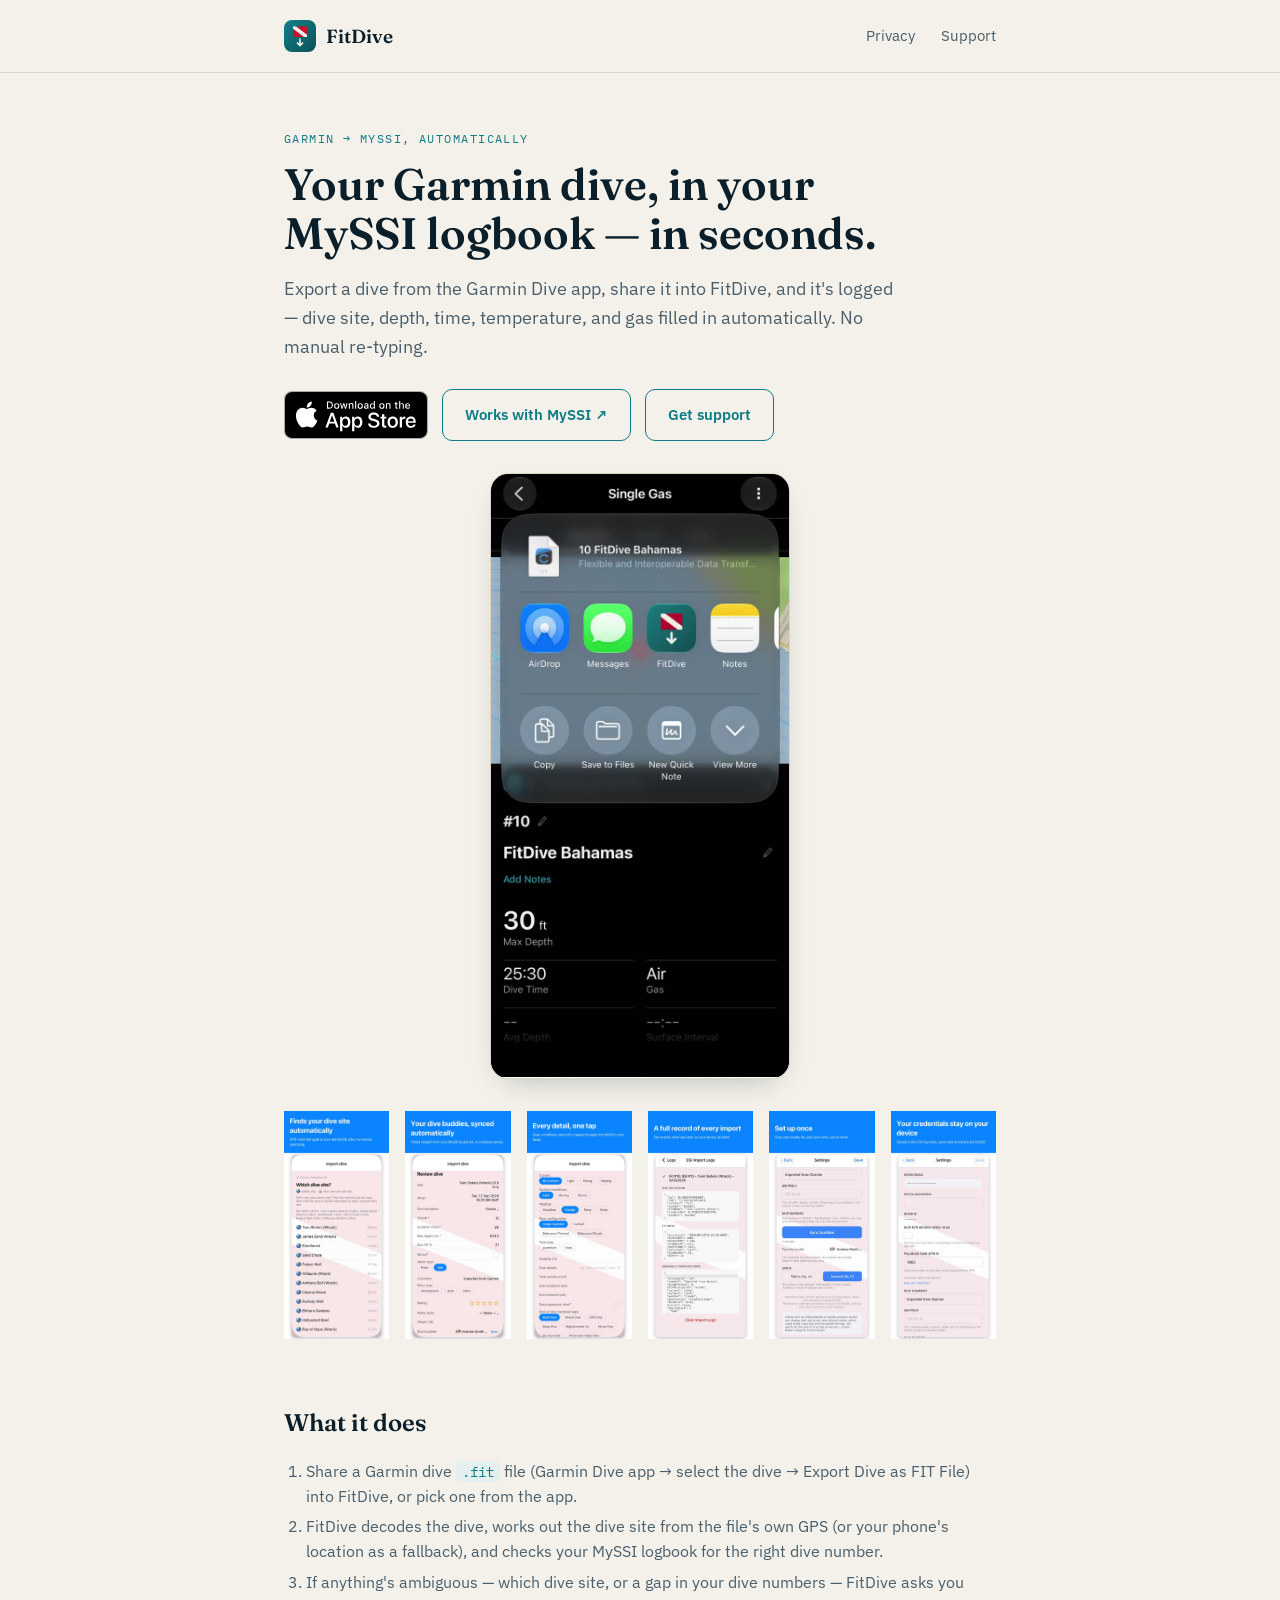
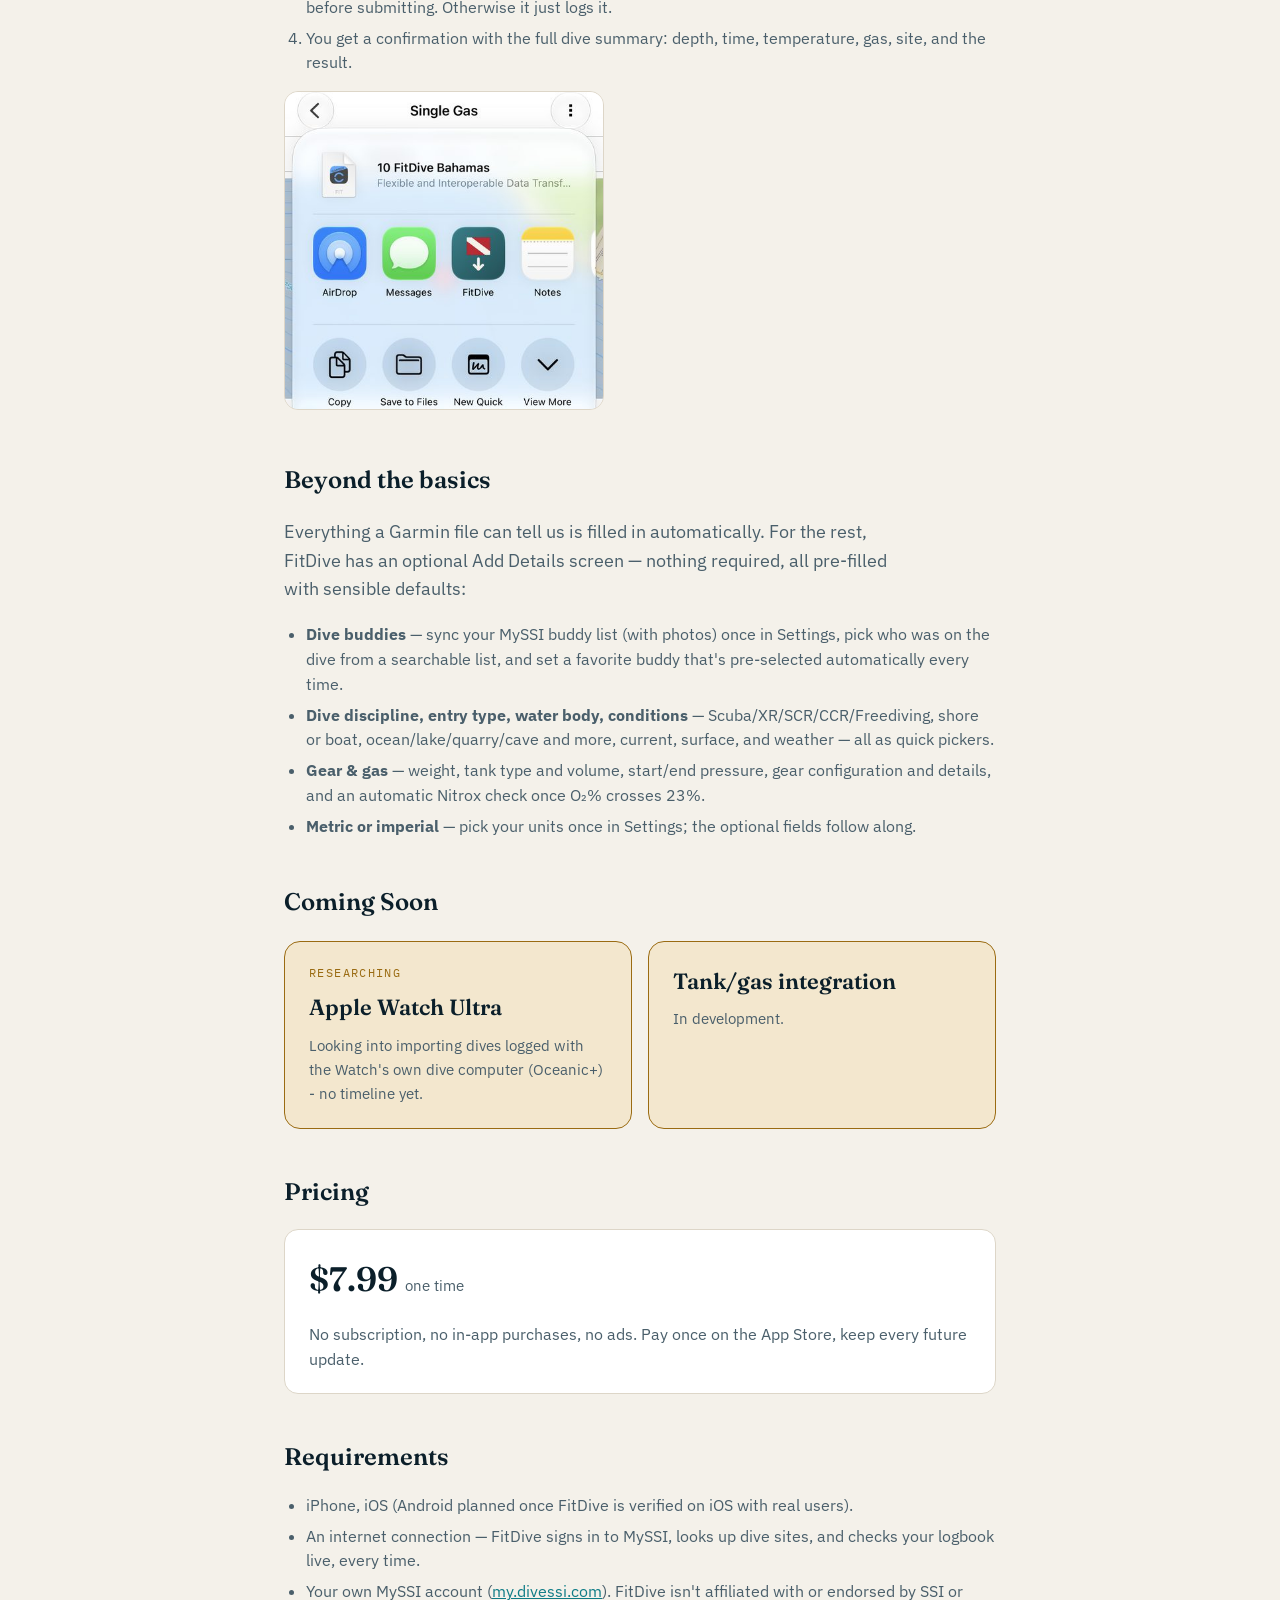
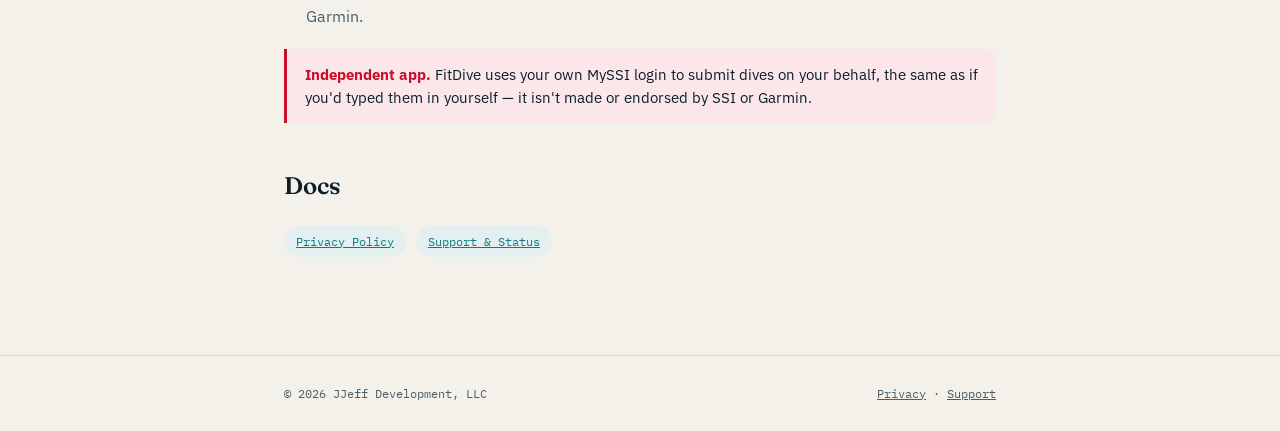
<file: index.html>
<!doctype html>
<html lang="en">
<head>
<meta charset="utf-8">
<meta name="viewport" content="width=device-width, initial-scale=1">
<title>FitDive — Garmin Descent dives to your MySSI logbook</title>
<meta name="description" content="Share a dive from your Garmin Descent dive computer into FitDive and it's in your MySSI logbook in seconds — dive site, depth, time, temperature, and gas filled in automatically. A scuba diving log app for Garmin Descent dive computers.">
<link rel="canonical" href="https://fitdive.app/">
<meta property="og:type" content="website">
<meta property="og:site_name" content="FitDive">
<meta property="og:title" content="FitDive — Garmin dives → MySSI logbook">
<meta property="og:description" content="Share a Garmin dive .fit file into FitDive and it's in your MySSI logbook in seconds — dive site, depth, time, temperature, and gas filled in automatically.">
<meta property="og:url" content="https://fitdive.app/">
<meta property="og:image" content="https://fitdive.app/assets/og-image.png">
<meta property="og:image:width" content="1200">
<meta property="og:image:height" content="630">
<meta name="twitter:card" content="summary_large_image">
<meta name="twitter:title" content="FitDive — Garmin dives → MySSI logbook">
<meta name="twitter:description" content="Share a Garmin dive .fit file into FitDive and it's in your MySSI logbook in seconds.">
<meta name="twitter:image" content="https://fitdive.app/assets/og-image.png">
<link rel="icon" href="/assets/icon.png">
<link rel="stylesheet" href="https://fonts.googleapis.com/css2?family=Fraunces:opsz,wght@9..144,500;9..144,600&family=IBM+Plex+Sans:wght@400;500;600&family=IBM+Plex+Mono:wght@400;500&display=swap">
<link rel="stylesheet" href="/assets/style.css">
<script type="application/ld+json">
{
  "@context": "https://schema.org",
  "@type": "MobileApplication",
  "name": "FitDive",
  "url": "https://fitdive.app/",
  "operatingSystem": "iOS",
  "applicationCategory": "SportsApplication",
  "description": "FitDive reads a Garmin dive computer's .fit file and logs the dive straight into your MySSI e-logbook — dive site, depth, time, temperature, and gas filled in automatically.",
  "offers": {
    "@type": "Offer",
    "price": "7.99",
    "priceCurrency": "USD"
  },
  "publisher": {
    "@type": "Organization",
    "name": "JJeff Development, LLC"
  }
}
</script>
</head>
<body>

<header class="site">
  <div class="wrap">
    <a class="brand" href="/"><img src="/assets/icon.png" alt=""><span>FitDive</span></a>
    <nav class="site">
      <a href="/privacy.html">Privacy</a>
      <a href="/support.html">Support</a>
    </nav>
  </div>
</header>

<main>
  <div class="wrap">
    <p class="eyebrow">Garmin → MySSI, automatically</p>
    <h1>Your Garmin dive, in your MySSI logbook — in seconds.</h1>
    <p class="lede">Export a dive from the Garmin Dive app, share it into FitDive, and it's logged — dive site, depth, time, temperature, and gas filled in automatically. No manual re-typing.</p>

    <div class="cta-row">
      <a class="appstore-badge" href="https://apps.apple.com/app/id6811045891" target="_blank" rel="noopener" aria-label="Download FitDive on the App Store">
        <img src="/assets/appstore-badge-black.svg" alt="" class="badge-light">
        <img src="/assets/appstore-badge-white.svg" alt="" class="badge-dark">
      </a>
      <a class="btn secondary" href="https://www.divessi.com" target="_blank" rel="noopener">Works with MySSI ↗</a>
      <a class="btn secondary" href="/support.html">Get support</a>
    </div>

    <div class="demo-video">
      <div class="demo-video-frame">
        <video src="/assets/demo.mp4" poster="/assets/demo-poster.jpg" controls playsinline muted loop preload="metadata"></video>
      </div>
    </div>

    <div class="shots">
      <a href="/assets/screenshots/location.png" target="_blank" rel="noopener">
        <img src="/assets/screenshots/location-web.jpg" alt="FitDive automatically finds your dive site from GPS, matched against your real MySSI sites">
      </a>
      <a href="/assets/screenshots/buddy-sync.png" target="_blank" rel="noopener">
        <img src="/assets/screenshots/buddy-sync-web.jpg" alt="Dive buddies synced automatically from your MySSI buddy list, with photos">
      </a>
      <a href="/assets/screenshots/add-details.png" target="_blank" rel="noopener">
        <img src="/assets/screenshots/add-details-web.jpg" alt="Gear, conditions, and tank info mapped straight into MySSI's own fields">
      </a>
      <a href="/assets/screenshots/import-log.png" target="_blank" rel="noopener">
        <img src="/assets/screenshots/import-log-web.jpg" alt="A full on-device record of every import FitDive has made">
      </a>
      <a href="/assets/screenshots/settings-buddies.png" target="_blank" rel="noopener">
        <img src="/assets/screenshots/settings-buddies-web.jpg" alt="Sync your buddy list and pick your units once in Settings">
      </a>
      <a href="/assets/screenshots/settings-privacy.png" target="_blank" rel="noopener">
        <img src="/assets/screenshots/settings-privacy-web.jpg" alt="Your MySSI credentials stay on your device, stored in the iOS Keychain">
      </a>
    </div>

    <h2>What it does</h2>
    <ol>
      <li>Share a Garmin dive <code>.fit</code> file (Garmin Dive app → select the dive → Export Dive as FIT File) into FitDive, or pick one from the app.</li>
      <li>FitDive decodes the dive, works out the dive site from the file's own GPS (or your phone's location as a fallback), and checks your MySSI logbook for the right dive number.</li>
      <li>If anything's ambiguous — which dive site, or a gap in your dive numbers — FitDive asks you before submitting. Otherwise it just logs it.</li>
      <li>You get a confirmation with the full dive summary: depth, time, temperature, gas, site, and the result.</li>
    </ol>

    <a href="/assets/screenshots/garmin-share.png" target="_blank" rel="noopener" class="inline-shot">
      <img src="/assets/screenshots/garmin-share-web.jpg" alt="Sharing a dive from the Garmin Dive app's share sheet, with FitDive as one of the options">
    </a>

    <h2>Beyond the basics</h2>
    <p class="lede">Everything a Garmin file can tell us is filled in automatically. For the rest, FitDive has an optional Add Details screen — nothing required, all pre-filled with sensible defaults:</p>
    <ul>
      <li><b>Dive buddies</b> — sync your MySSI buddy list (with photos) once in Settings, pick who was on the dive from a searchable list, and set a favorite buddy that's pre-selected automatically every time.</li>
      <li><b>Dive discipline, entry type, water body, conditions</b> — Scuba/XR/SCR/CCR/Freediving, shore or boat, ocean/lake/quarry/cave and more, current, surface, and weather — all as quick pickers.</li>
      <li><b>Gear &amp; gas</b> — weight, tank type and volume, start/end pressure, gear configuration and details, and an automatic Nitrox check once O₂% crosses 23%.</li>
      <li><b>Metric or imperial</b> — pick your units once in Settings; the optional fields follow along.</li>
    </ul>

    <h2>Coming Soon</h2>
    <div class="coming-soon-grid">
      <div class="coming-soon-card">
        <p class="coming-soon-label">Researching</p>
        <h3>Apple Watch Ultra</h3>
        <p>Looking into importing dives logged with the Watch's own dive computer (Oceanic+) - no timeline yet.</p>
      </div>
      <div class="coming-soon-card">
        <h3>Tank/gas integration</h3>
        <p>In development.</p>
      </div>
    </div>

    <h2>Pricing</h2>
    <div class="card">
      <div class="price">$7.99 <span>one time</span></div>
      <p>No subscription, no in-app purchases, no ads. Pay once on the App Store, keep every future update.</p>
    </div>

    <h2>Requirements</h2>
    <ul>
      <li>iPhone, iOS (Android planned once FitDive is verified on iOS with real users).</li>
      <li>An internet connection — FitDive signs in to MySSI, looks up dive sites, and checks your logbook live, every time.</li>
      <li>Your own MySSI account (<a href="https://my.divessi.com" target="_blank" rel="noopener">my.divessi.com</a>). FitDive isn't affiliated with or endorsed by SSI or Garmin.</li>
    </ul>

    <div class="note warn">
      <b>Independent app.</b> FitDive uses your own MySSI login to submit dives on your behalf, the same as if you'd typed them in yourself — it isn't made or endorsed by SSI or Garmin.
    </div>

    <h2>Docs</h2>
    <div class="pill-row">
      <a class="pill" href="/privacy.html">Privacy Policy</a>
      <a class="pill" href="/support.html">Support &amp; Status</a>
    </div>
  </div>
</main>

<footer class="site">
  <div class="wrap">
    <span>© 2026 JJeff Development, LLC</span>
    <span><a href="/privacy.html">Privacy</a> · <a href="/support.html">Support</a></span>
  </div>
</footer>

</body>
</html>
</file>
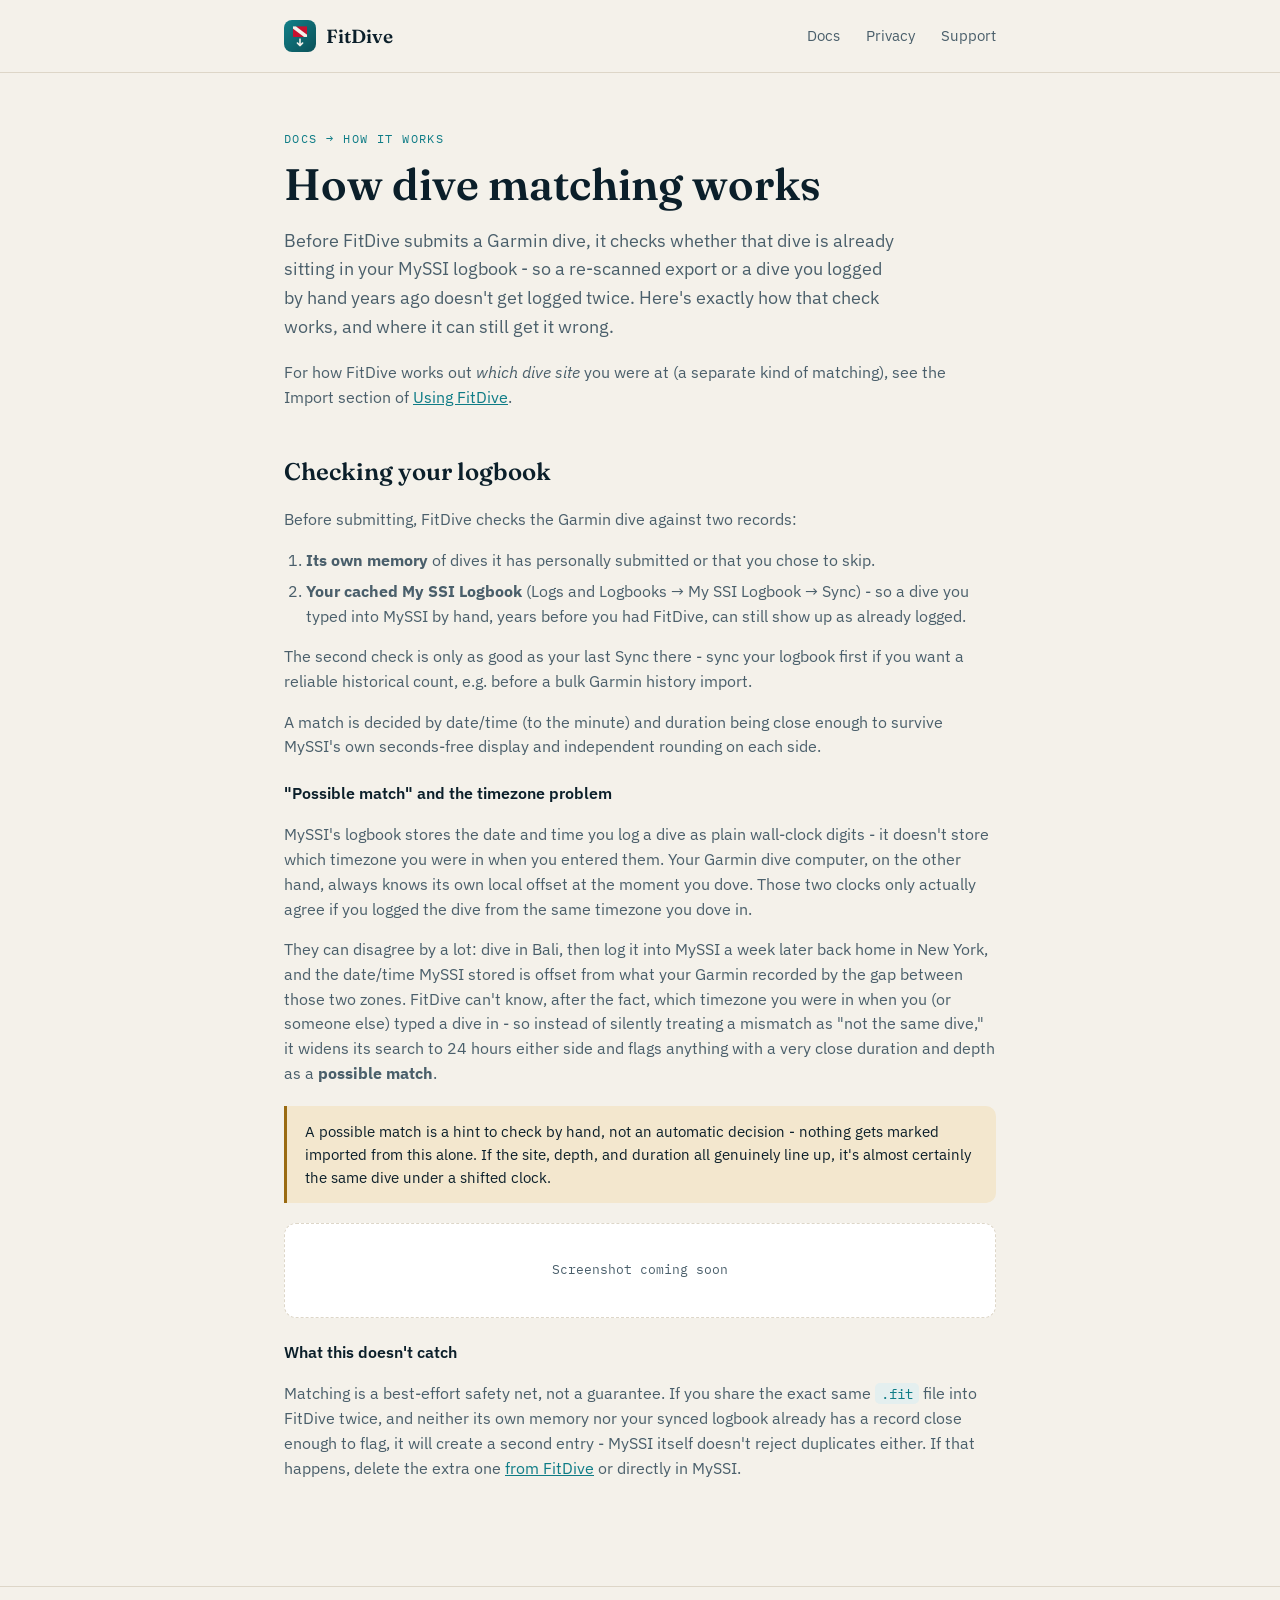
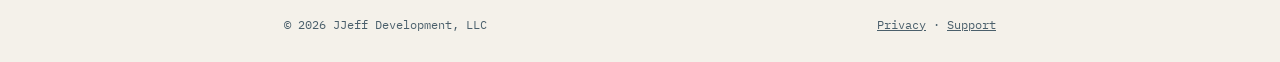
<file: dive-matching.html>
<!doctype html>
<html lang="en">
<head>
<meta charset="utf-8">
<meta name="viewport" content="width=device-width, initial-scale=1">
<title>How dive matching works — FitDive</title>
<meta name="description" content="How FitDive checks a Garmin dive against your MySSI logbook before importing it, and why MySSI not storing a timezone means some matches need a human to decide.">
<link rel="canonical" href="https://fitdive.app/dive-matching.html">
<meta property="og:type" content="website">
<meta property="og:site_name" content="FitDive">
<meta property="og:title" content="How dive matching works — FitDive">
<meta property="og:description" content="How FitDive checks a Garmin dive against your MySSI logbook before importing it, and why MySSI not storing a timezone means some matches need a human to decide.">
<meta property="og:url" content="https://fitdive.app/dive-matching.html">
<meta property="og:image" content="https://fitdive.app/assets/og-image.png">
<meta property="og:image:width" content="1200">
<meta property="og:image:height" content="630">
<meta name="twitter:card" content="summary_large_image">
<meta name="twitter:title" content="How dive matching works — FitDive">
<meta name="twitter:image" content="https://fitdive.app/assets/og-image.png">
<link rel="icon" href="/assets/icon.png">
<link rel="stylesheet" href="https://fonts.googleapis.com/css2?family=Fraunces:opsz,wght@9..144,500;9..144,600&family=IBM+Plex+Sans:wght@400;500;600&family=IBM+Plex+Mono:wght@400;500&display=swap">
<link rel="stylesheet" href="/assets/style.css">
<script type="application/ld+json">
{
  "@context": "https://schema.org",
  "@type": "BreadcrumbList",
  "itemListElement": [
    { "@type": "ListItem", "position": 1, "name": "FitDive", "item": "https://fitdive.app/" },
    { "@type": "ListItem", "position": 2, "name": "Docs", "item": "https://fitdive.app/docs.html" },
    { "@type": "ListItem", "position": 3, "name": "How Dive Matching Works", "item": "https://fitdive.app/dive-matching.html" }
  ]
}
</script>
</head>
<body>

<header class="site">
  <div class="wrap">
    <a class="brand" href="/"><img src="/assets/icon.png" alt=""><span>FitDive</span></a>
    <nav class="site">
      <a href="/docs.html">Docs</a>
      <a href="/privacy.html">Privacy</a>
      <a href="/support.html">Support</a>
    </nav>
  </div>
</header>

<main>
  <div class="wrap">
    <p class="eyebrow">Docs → How it works</p>
    <h1>How dive matching works</h1>
    <p class="lede">Before FitDive submits a Garmin dive, it checks whether that dive is already sitting in your MySSI logbook - so a re-scanned export or a dive you logged by hand years ago doesn't get logged twice. Here's exactly how that check works, and where it can still get it wrong.</p>

    <p>For how FitDive works out <em>which dive site</em> you were at (a separate kind of matching), see the Import section of <a href="/using.html">Using FitDive</a>.</p>

    <h2>Checking your logbook</h2>
    <p>Before submitting, FitDive checks the Garmin dive against two records:</p>
    <ol>
      <li><b>Its own memory</b> of dives it has personally submitted or that you chose to skip.</li>
      <li><b>Your cached My SSI Logbook</b> (Logs and Logbooks → My SSI Logbook → Sync) - so a dive you typed into MySSI by hand, years before you had FitDive, can still show up as already logged.</li>
    </ol>
    <p>The second check is only as good as your last Sync there - sync your logbook first if you want a reliable historical count, e.g. before a bulk Garmin history import.</p>
    <p>A match is decided by date/time (to the minute) and duration being close enough to survive MySSI's own seconds-free display and independent rounding on each side.</p>

    <h3>"Possible match" and the timezone problem</h3>
    <p>MySSI's logbook stores the date and time you log a dive as plain wall-clock digits - it doesn't store which timezone you were in when you entered them. Your Garmin dive computer, on the other hand, always knows its own local offset at the moment you dove. Those two clocks only actually agree if you logged the dive from the same timezone you dove in.</p>
    <p>They can disagree by a lot: dive in Bali, then log it into MySSI a week later back home in New York, and the date/time MySSI stored is offset from what your Garmin recorded by the gap between those two zones. FitDive can't know, after the fact, which timezone you were in when you (or someone else) typed a dive in - so instead of silently treating a mismatch as "not the same dive," it widens its search to 24 hours either side and flags anything with a very close duration and depth as a <b>possible match</b>.</p>
    <div class="note">
      A possible match is a hint to check by hand, not an automatic decision - nothing gets marked imported from this alone. If the site, depth, and duration all genuinely line up, it's almost certainly the same dive under a shifted clock.
    </div>

    <div class="shot-placeholder">Screenshot coming soon</div>

    <h3>What this doesn't catch</h3>
    <p>Matching is a best-effort safety net, not a guarantee. If you share the exact same <code>.fit</code> file into FitDive twice, and neither its own memory nor your synced logbook already has a record close enough to flag, it will create a second entry - MySSI itself doesn't reject duplicates either. If that happens, delete the extra one <a href="/using.html">from FitDive</a> or directly in MySSI.</p>
  </div>
</main>

<footer class="site">
  <div class="wrap">
    <span>© 2026 JJeff Development, LLC</span>
    <span><a href="/privacy.html">Privacy</a> · <a href="/support.html">Support</a></span>
  </div>
</footer>

</body>
</html>
</file>
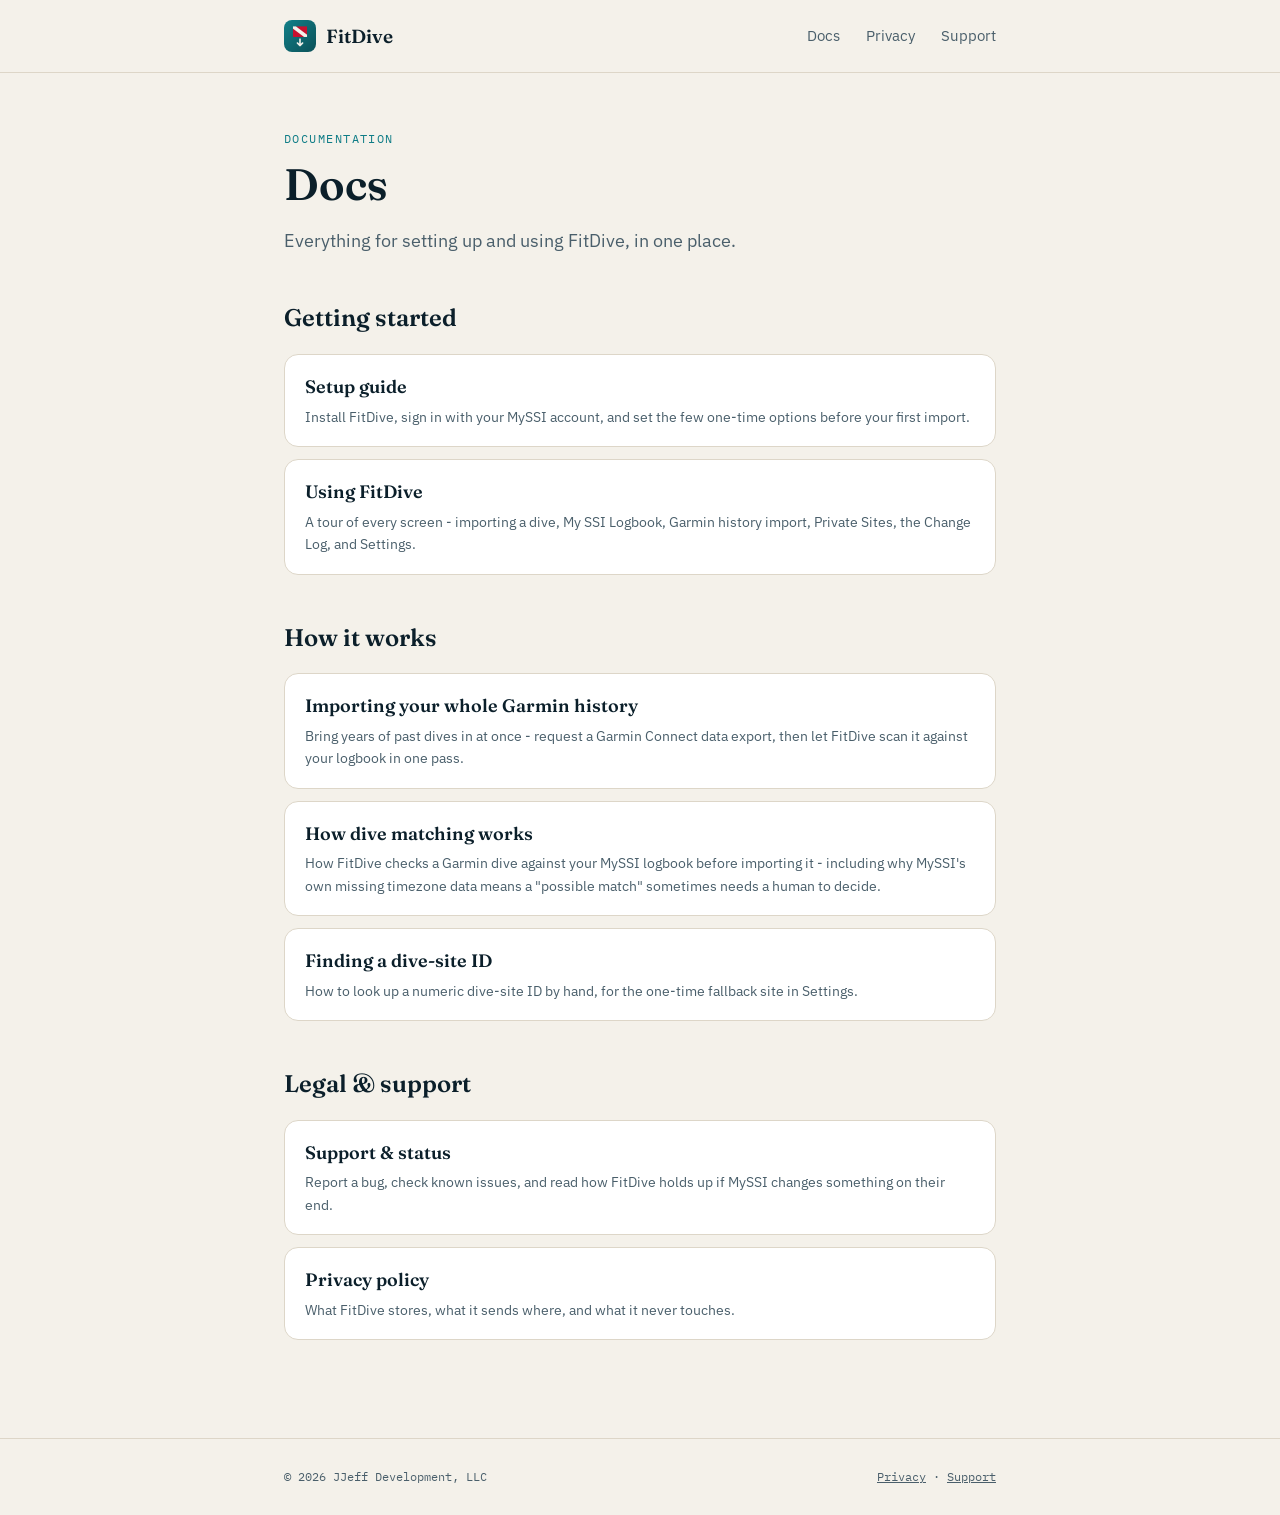
<file: docs.html>
<!doctype html>
<html lang="en">
<head>
<meta charset="utf-8">
<meta name="viewport" content="width=device-width, initial-scale=1">
<title>Docs — FitDive</title>
<meta name="description" content="Setup, how FitDive matches dives and dive sites, finding a fallback dive-site ID, and support - everything for using FitDive, in one place.">
<link rel="canonical" href="https://fitdive.app/docs.html">
<meta property="og:type" content="website">
<meta property="og:site_name" content="FitDive">
<meta property="og:title" content="Docs — FitDive">
<meta property="og:description" content="Setup, how FitDive matches dives and dive sites, finding a fallback dive-site ID, and support - everything for using FitDive, in one place.">
<meta property="og:url" content="https://fitdive.app/docs.html">
<meta property="og:image" content="https://fitdive.app/assets/og-image.png">
<meta property="og:image:width" content="1200">
<meta property="og:image:height" content="630">
<meta name="twitter:card" content="summary_large_image">
<meta name="twitter:title" content="Docs — FitDive">
<meta name="twitter:image" content="https://fitdive.app/assets/og-image.png">
<link rel="icon" href="/assets/icon.png">
<link rel="stylesheet" href="https://fonts.googleapis.com/css2?family=Fraunces:opsz,wght@9..144,500;9..144,600&family=IBM+Plex+Sans:wght@400;500;600&family=IBM+Plex+Mono:wght@400;500&display=swap">
<link rel="stylesheet" href="/assets/style.css">
<script type="application/ld+json">
{
  "@context": "https://schema.org",
  "@type": "BreadcrumbList",
  "itemListElement": [
    { "@type": "ListItem", "position": 1, "name": "FitDive", "item": "https://fitdive.app/" },
    { "@type": "ListItem", "position": 2, "name": "Docs", "item": "https://fitdive.app/docs.html" }
  ]
}
</script>
</head>
<body>

<header class="site">
  <div class="wrap">
    <a class="brand" href="/"><img src="/assets/icon.png" alt=""><span>FitDive</span></a>
    <nav class="site">
      <a href="/docs.html">Docs</a>
      <a href="/privacy.html">Privacy</a>
      <a href="/support.html">Support</a>
    </nav>
  </div>
</header>

<main>
  <div class="wrap">
    <p class="eyebrow">Documentation</p>
    <h1>Docs</h1>
    <p class="lede">Everything for setting up and using FitDive, in one place.</p>

    <h2>Getting started</h2>
    <div class="doc-list">
      <a class="doc-card" href="/setup.html">
        <h3>Setup guide</h3>
        <p>Install FitDive, sign in with your MySSI account, and set the few one-time options before your first import.</p>
      </a>
      <a class="doc-card" href="/using.html">
        <h3>Using FitDive</h3>
        <p>A tour of every screen - importing a dive, My SSI Logbook, Garmin history import, Private Sites, the Change Log, and Settings.</p>
      </a>
    </div>

    <h2>How it works</h2>
    <div class="doc-list">
      <a class="doc-card" href="/garmin-import.html">
        <h3>Importing your whole Garmin history</h3>
        <p>Bring years of past dives in at once - request a Garmin Connect data export, then let FitDive scan it against your logbook in one pass.</p>
      </a>
      <a class="doc-card" href="/dive-matching.html">
        <h3>How dive matching works</h3>
        <p>How FitDive checks a Garmin dive against your MySSI logbook before importing it - including why MySSI's own missing timezone data means a "possible match" sometimes needs a human to decide.</p>
      </a>
      <a class="doc-card" href="/find-dive-site.html">
        <h3>Finding a dive-site ID</h3>
        <p>How to look up a numeric dive-site ID by hand, for the one-time fallback site in Settings.</p>
      </a>
    </div>

    <h2>Legal &amp; support</h2>
    <div class="doc-list">
      <a class="doc-card" href="/support.html">
        <h3>Support &amp; status</h3>
        <p>Report a bug, check known issues, and read how FitDive holds up if MySSI changes something on their end.</p>
      </a>
      <a class="doc-card" href="/privacy.html">
        <h3>Privacy policy</h3>
        <p>What FitDive stores, what it sends where, and what it never touches.</p>
      </a>
    </div>
  </div>
</main>

<footer class="site">
  <div class="wrap">
    <span>© 2026 JJeff Development, LLC</span>
    <span><a href="/privacy.html">Privacy</a> · <a href="/support.html">Support</a></span>
  </div>
</footer>

</body>
</html>
</file>
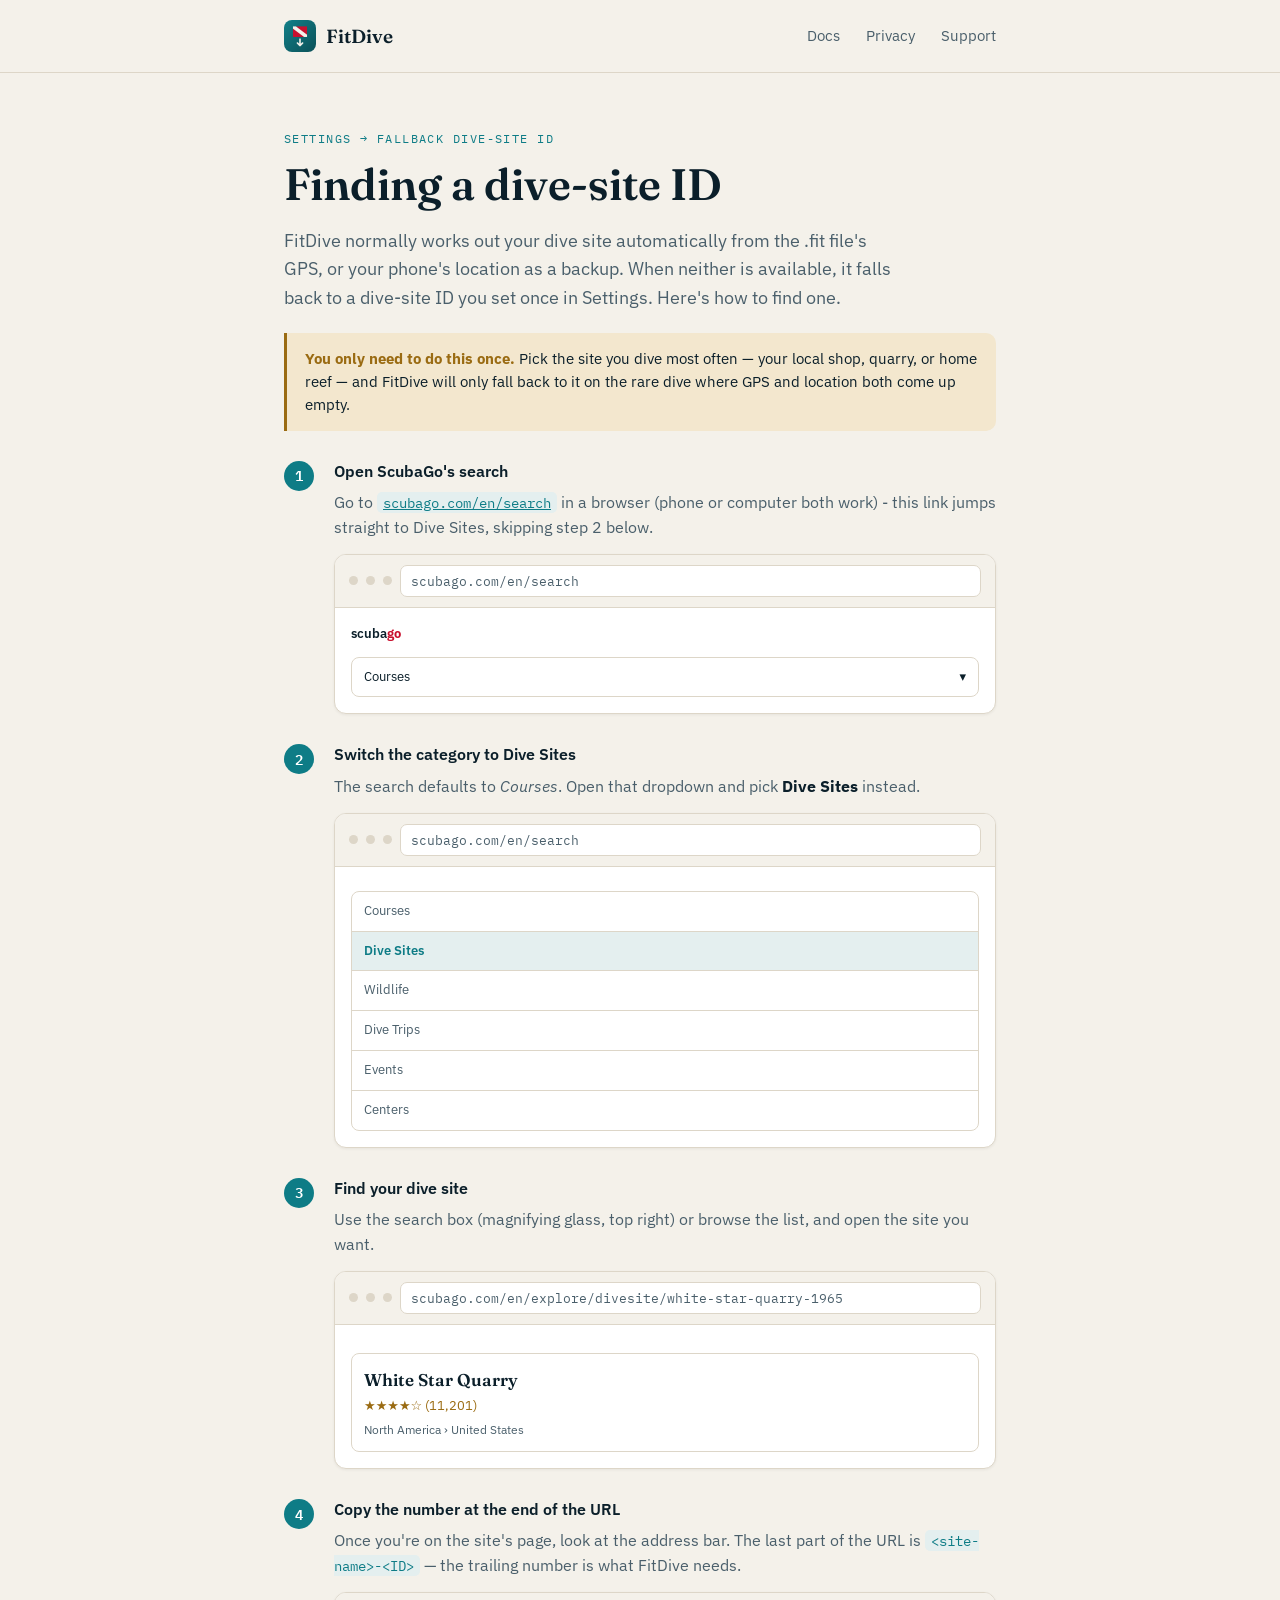
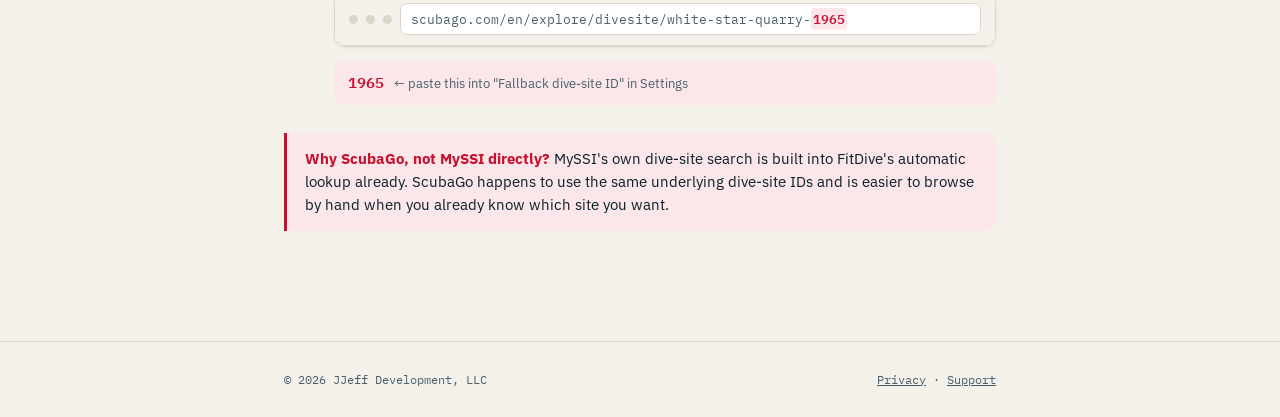
<file: find-dive-site.html>
<!doctype html>
<html lang="en">
<head>
<meta charset="utf-8">
<meta name="viewport" content="width=device-width, initial-scale=1">
<title>Finding a dive-site ID — FitDive</title>
<meta name="description" content="How to find a numeric dive-site ID to use as your fallback dive site in FitDive, using ScubaGo's dive site search.">
<link rel="canonical" href="https://fitdive.app/find-dive-site.html">
<meta property="og:type" content="website">
<meta property="og:site_name" content="FitDive">
<meta property="og:title" content="Finding a dive-site ID — FitDive">
<meta property="og:description" content="How to find a numeric dive-site ID to use as your fallback dive site in FitDive, using ScubaGo's dive site search.">
<meta property="og:url" content="https://fitdive.app/find-dive-site.html">
<meta property="og:image" content="https://fitdive.app/assets/og-image.png">
<meta property="og:image:width" content="1200">
<meta property="og:image:height" content="630">
<meta name="twitter:card" content="summary_large_image">
<meta name="twitter:title" content="Finding a dive-site ID — FitDive">
<meta name="twitter:image" content="https://fitdive.app/assets/og-image.png">
<link rel="icon" href="/assets/icon.png">
<link rel="stylesheet" href="https://fonts.googleapis.com/css2?family=Fraunces:opsz,wght@9..144,500;9..144,600&family=IBM+Plex+Sans:wght@400;500;600&family=IBM+Plex+Mono:wght@400;500&display=swap">
<link rel="stylesheet" href="/assets/style.css">
<style>
  .step{display:flex;gap:20px;align-items:flex-start;margin:28px 0;}
  .step-num{flex:none;width:30px;height:30px;border-radius:50%;background:var(--teal);color:#fff;font-family:"IBM Plex Mono",monospace;font-size:14px;font-weight:600;display:flex;align-items:center;justify-content:center;margin-top:2px;}
  .step-body{flex:1;min-width:0;}
  .step-body h3{margin:0 0 6px;}
  .step-body p{margin:0 0 14px;}
  .mock{border:1px solid var(--line);border-radius:12px;overflow:hidden;background:var(--paper-raised);box-shadow:0 1px 3px rgba(0,0,0,.06);}
  .mock-bar{display:flex;align-items:center;gap:8px;padding:10px 14px;border-bottom:1px solid var(--line);background:var(--paper);}
  .mock-dot{width:9px;height:9px;border-radius:50%;background:var(--line);}
  .mock-url{flex:1;font-family:"IBM Plex Mono",monospace;font-size:12.5px;color:var(--ink-soft);background:var(--paper-raised);border:1px solid var(--line);border-radius:7px;padding:5px 10px;overflow:hidden;white-space:nowrap;text-overflow:ellipsis;}
  .mock-url .hl{color:var(--flag-red);font-weight:600;background:var(--flag-red-soft);border-radius:4px;padding:0 2px;}
  .mock-body{padding:16px;}
  .mock-logo{font-family:"IBM Plex Sans",sans-serif;font-weight:600;font-size:13px;color:var(--ink);}
  .mock-logo b{color:var(--flag-red);}
  .mock-select{display:flex;align-items:center;justify-content:space-between;border:1px solid var(--line);border-radius:8px;padding:9px 12px;font-size:13px;color:var(--ink);margin-top:12px;}
  .mock-menu{border:1px solid var(--line);border-radius:8px;margin-top:8px;overflow:hidden;}
  .mock-menu-item{padding:9px 12px;font-size:13px;color:var(--ink-soft);border-bottom:1px solid var(--line);}
  .mock-menu-item:last-child{border-bottom:none;}
  .mock-menu-item.active{background:var(--teal-soft);color:var(--teal);font-weight:600;}
  .mock-card{border:1px solid var(--line);border-radius:8px;padding:12px;margin-top:12px;}
  .mock-card .name{font-family:"Fraunces",Georgia,serif;font-size:17px;font-weight:600;color:var(--ink);}
  .mock-card .stars{color:var(--gold);font-size:13px;margin-top:3px;}
  .mock-card .loc{font-size:12px;color:var(--ink-soft);margin-top:3px;}
  .id-callout{display:flex;align-items:center;gap:10px;margin-top:14px;padding:10px 14px;background:var(--flag-red-soft);border-radius:8px;}
  .id-callout .num{font-family:"IBM Plex Mono",monospace;font-weight:600;color:var(--flag-red);font-size:15px;}
  .id-callout .lbl{font-size:12.5px;color:var(--ink-soft);}
</style>
</head>
<body>

<header class="site">
  <div class="wrap">
    <a class="brand" href="/"><img src="/assets/icon.png" alt=""><span>FitDive</span></a>
    <nav class="site">
      <a href="/docs.html">Docs</a>
      <a href="/privacy.html">Privacy</a>
      <a href="/support.html">Support</a>
    </nav>
  </div>
</header>

<main>
  <div class="wrap">
    <p class="eyebrow">Settings → Fallback dive-site ID</p>
    <h1>Finding a dive-site ID</h1>
    <p class="lede">FitDive normally works out your dive site automatically from the .fit file's GPS, or your phone's location as a backup. When neither is available, it falls back to a dive-site ID you set once in Settings. Here's how to find one.</p>

    <div class="note">
      <b>You only need to do this once.</b> Pick the site you dive most often — your local shop, quarry, or home reef — and FitDive will only fall back to it on the rare dive where GPS and location both come up empty.
    </div>

    <div class="step">
      <div class="step-num">1</div>
      <div class="step-body">
        <h3>Open ScubaGo's search</h3>
        <p>Go to <a href="https://www.scubago.com/en/search?area=Divesite" target="_blank" rel="noopener"><code>scubago.com/en/search</code></a> in a browser (phone or computer both work) - this link jumps straight to Dive Sites, skipping step 2 below.</p>
        <div class="mock">
          <div class="mock-bar">
            <div class="mock-dot"></div><div class="mock-dot"></div><div class="mock-dot"></div>
            <div class="mock-url">scubago.com/en/search</div>
          </div>
          <div class="mock-body">
            <div class="mock-logo">scuba<b>go</b></div>
            <div class="mock-select">Courses <span>▾</span></div>
          </div>
        </div>
      </div>
    </div>

    <div class="step">
      <div class="step-num">2</div>
      <div class="step-body">
        <h3>Switch the category to Dive Sites</h3>
        <p>The search defaults to <em>Courses</em>. Open that dropdown and pick <strong>Dive Sites</strong> instead.</p>
        <div class="mock">
          <div class="mock-bar">
            <div class="mock-dot"></div><div class="mock-dot"></div><div class="mock-dot"></div>
            <div class="mock-url">scubago.com/en/search</div>
          </div>
          <div class="mock-body">
            <div class="mock-menu">
              <div class="mock-menu-item">Courses</div>
              <div class="mock-menu-item active">Dive Sites</div>
              <div class="mock-menu-item">Wildlife</div>
              <div class="mock-menu-item">Dive Trips</div>
              <div class="mock-menu-item">Events</div>
              <div class="mock-menu-item">Centers</div>
            </div>
          </div>
        </div>
      </div>
    </div>

    <div class="step">
      <div class="step-num">3</div>
      <div class="step-body">
        <h3>Find your dive site</h3>
        <p>Use the search box (magnifying glass, top right) or browse the list, and open the site you want.</p>
        <div class="mock">
          <div class="mock-bar">
            <div class="mock-dot"></div><div class="mock-dot"></div><div class="mock-dot"></div>
            <div class="mock-url">scubago.com/en/explore/divesite/white-star-quarry-1965</div>
          </div>
          <div class="mock-body">
            <div class="mock-card">
              <div class="name">White Star Quarry</div>
              <div class="stars">★★★★☆ (11,201)</div>
              <div class="loc">North America › United States</div>
            </div>
          </div>
        </div>
      </div>
    </div>

    <div class="step">
      <div class="step-num">4</div>
      <div class="step-body">
        <h3>Copy the number at the end of the URL</h3>
        <p>Once you're on the site's page, look at the address bar. The last part of the URL is <code>&lt;site-name&gt;-&lt;ID&gt;</code> — the trailing number is what FitDive needs.</p>
        <div class="mock">
          <div class="mock-bar">
            <div class="mock-dot"></div><div class="mock-dot"></div><div class="mock-dot"></div>
            <div class="mock-url">scubago.com/en/explore/divesite/white-star-quarry-<span class="hl">1965</span></div>
          </div>
        </div>
        <div class="id-callout">
          <span class="num">1965</span>
          <span class="lbl">← paste this into "Fallback dive-site ID" in Settings</span>
        </div>
      </div>
    </div>

    <div class="note warn">
      <b>Why ScubaGo, not MySSI directly?</b> MySSI's own dive-site search is built into FitDive's automatic lookup already. ScubaGo happens to use the same underlying dive-site IDs and is easier to browse by hand when you already know which site you want.
    </div>
  </div>
</main>

<footer class="site">
  <div class="wrap">
    <span>© 2026 JJeff Development, LLC</span>
    <span><a href="/privacy.html">Privacy</a> · <a href="/support.html">Support</a></span>
  </div>
</footer>

</body>
</html>
</file>
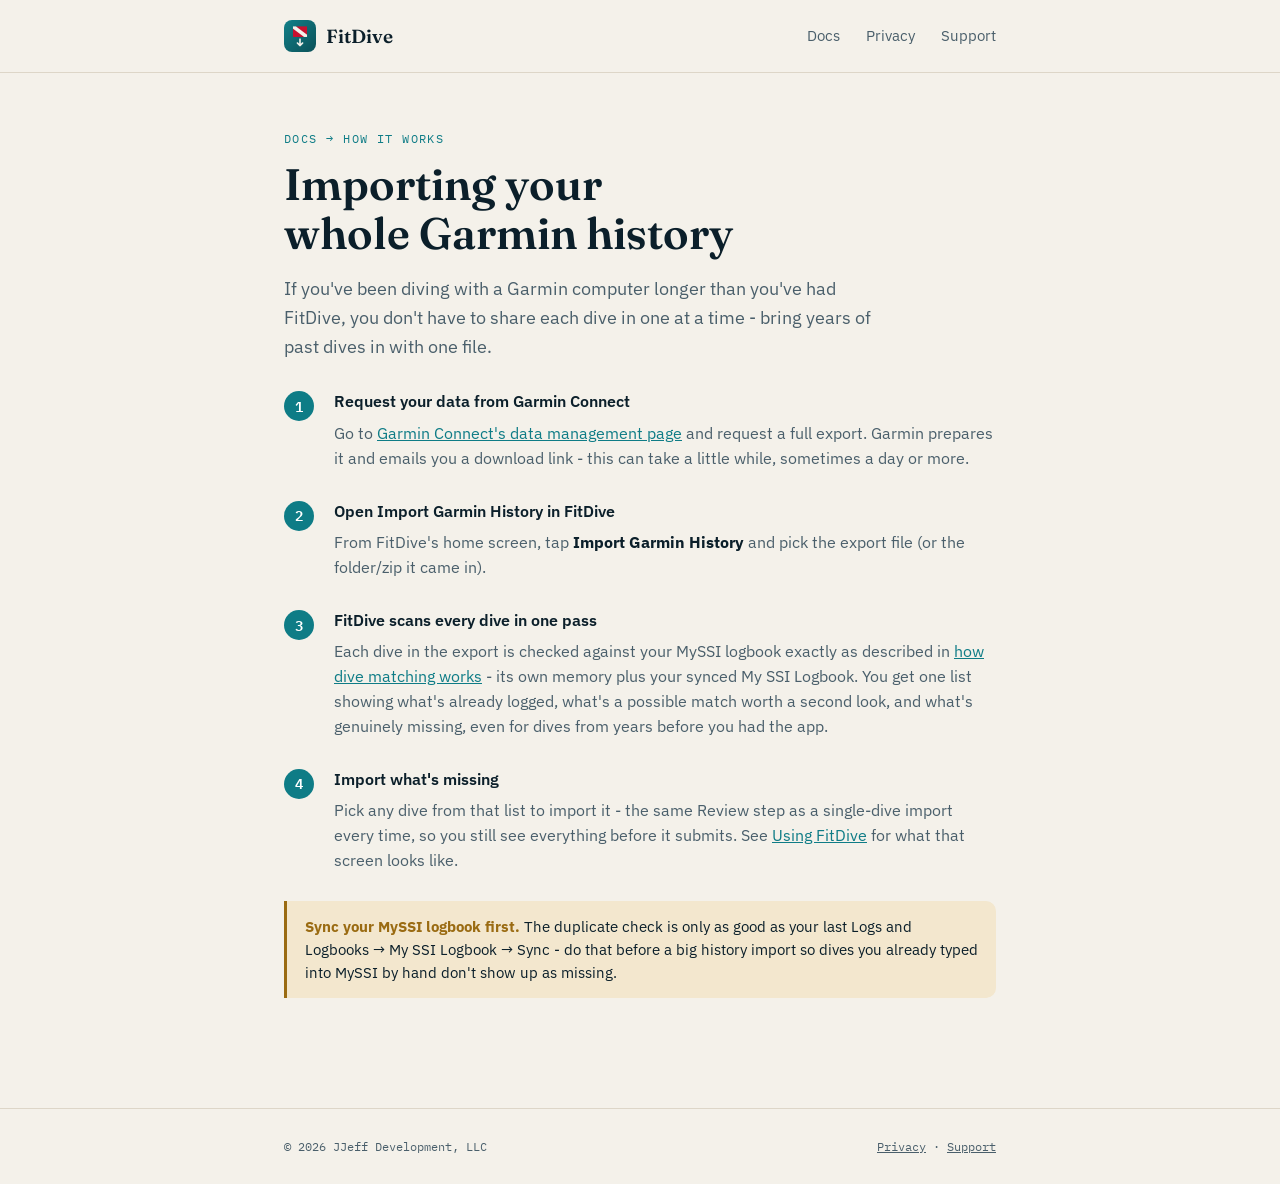
<file: garmin-import.html>
<!doctype html>
<html lang="en">
<head>
<meta charset="utf-8">
<meta name="viewport" content="width=device-width, initial-scale=1">
<title>Importing your whole Garmin history — FitDive</title>
<meta name="description" content="How to bring years of past dives into MySSI at once: request a Garmin Connect data export, then let FitDive scan it against your logbook in one pass.">
<link rel="canonical" href="https://fitdive.app/garmin-import.html">
<meta property="og:type" content="website">
<meta property="og:site_name" content="FitDive">
<meta property="og:title" content="Importing your whole Garmin history — FitDive">
<meta property="og:description" content="How to bring years of past dives into MySSI at once: request a Garmin Connect data export, then let FitDive scan it against your logbook in one pass.">
<meta property="og:url" content="https://fitdive.app/garmin-import.html">
<meta property="og:image" content="https://fitdive.app/assets/og-image.png">
<meta property="og:image:width" content="1200">
<meta property="og:image:height" content="630">
<meta name="twitter:card" content="summary_large_image">
<meta name="twitter:title" content="Importing your whole Garmin history — FitDive">
<meta name="twitter:image" content="https://fitdive.app/assets/og-image.png">
<link rel="icon" href="/assets/icon.png">
<link rel="stylesheet" href="https://fonts.googleapis.com/css2?family=Fraunces:opsz,wght@9..144,500;9..144,600&family=IBM+Plex+Sans:wght@400;500;600&family=IBM+Plex+Mono:wght@400;500&display=swap">
<link rel="stylesheet" href="/assets/style.css">
<style>
  .step{display:flex;gap:20px;align-items:flex-start;margin:28px 0;}
  .step-num{flex:none;width:30px;height:30px;border-radius:50%;background:var(--teal);color:#fff;font-family:"IBM Plex Mono",monospace;font-size:14px;font-weight:600;display:flex;align-items:center;justify-content:center;margin-top:2px;}
  .step-body{flex:1;min-width:0;}
  .step-body h3{margin:0 0 6px;}
  .step-body p{margin:0;}
</style>
<script type="application/ld+json">
{
  "@context": "https://schema.org",
  "@type": "BreadcrumbList",
  "itemListElement": [
    { "@type": "ListItem", "position": 1, "name": "FitDive", "item": "https://fitdive.app/" },
    { "@type": "ListItem", "position": 2, "name": "Docs", "item": "https://fitdive.app/docs.html" },
    { "@type": "ListItem", "position": 3, "name": "Importing Your Whole Garmin History", "item": "https://fitdive.app/garmin-import.html" }
  ]
}
</script>
</head>
<body>

<header class="site">
  <div class="wrap">
    <a class="brand" href="/"><img src="/assets/icon.png" alt=""><span>FitDive</span></a>
    <nav class="site">
      <a href="/docs.html">Docs</a>
      <a href="/privacy.html">Privacy</a>
      <a href="/support.html">Support</a>
    </nav>
  </div>
</header>

<main>
  <div class="wrap">
    <p class="eyebrow">Docs → How it works</p>
    <h1>Importing your whole Garmin history</h1>
    <p class="lede">If you've been diving with a Garmin computer longer than you've had FitDive, you don't have to share each dive in one at a time - bring years of past dives in with one file.</p>

    <div class="step">
      <div class="step-num">1</div>
      <div class="step-body">
        <h3>Request your data from Garmin Connect</h3>
        <p>Go to <a href="https://www.garmin.com/en-US/account/datamanagement/" target="_blank" rel="noopener">Garmin Connect's data management page</a> and request a full export. Garmin prepares it and emails you a download link - this can take a little while, sometimes a day or more.</p>
      </div>
    </div>

    <div class="step">
      <div class="step-num">2</div>
      <div class="step-body">
        <h3>Open Import Garmin History in FitDive</h3>
        <p>From FitDive's home screen, tap <strong>Import Garmin History</strong> and pick the export file (or the folder/zip it came in).</p>
      </div>
    </div>

    <div class="step">
      <div class="step-num">3</div>
      <div class="step-body">
        <h3>FitDive scans every dive in one pass</h3>
        <p>Each dive in the export is checked against your MySSI logbook exactly as described in <a href="/dive-matching.html">how dive matching works</a> - its own memory plus your synced My SSI Logbook. You get one list showing what's already logged, what's a possible match worth a second look, and what's genuinely missing, even for dives from years before you had the app.</p>
      </div>
    </div>

    <div class="step">
      <div class="step-num">4</div>
      <div class="step-body">
        <h3>Import what's missing</h3>
        <p>Pick any dive from that list to import it - the same Review step as a single-dive import every time, so you still see everything before it submits. See <a href="/using.html">Using FitDive</a> for what that screen looks like.</p>
      </div>
    </div>

    <div class="note">
      <b>Sync your MySSI logbook first.</b> The duplicate check is only as good as your last Logs and Logbooks → My SSI Logbook → Sync - do that before a big history import so dives you already typed into MySSI by hand don't show up as missing.
    </div>
  </div>
</main>

<footer class="site">
  <div class="wrap">
    <span>© 2026 JJeff Development, LLC</span>
    <span><a href="/privacy.html">Privacy</a> · <a href="/support.html">Support</a></span>
  </div>
</footer>

</body>
</html>
</file>
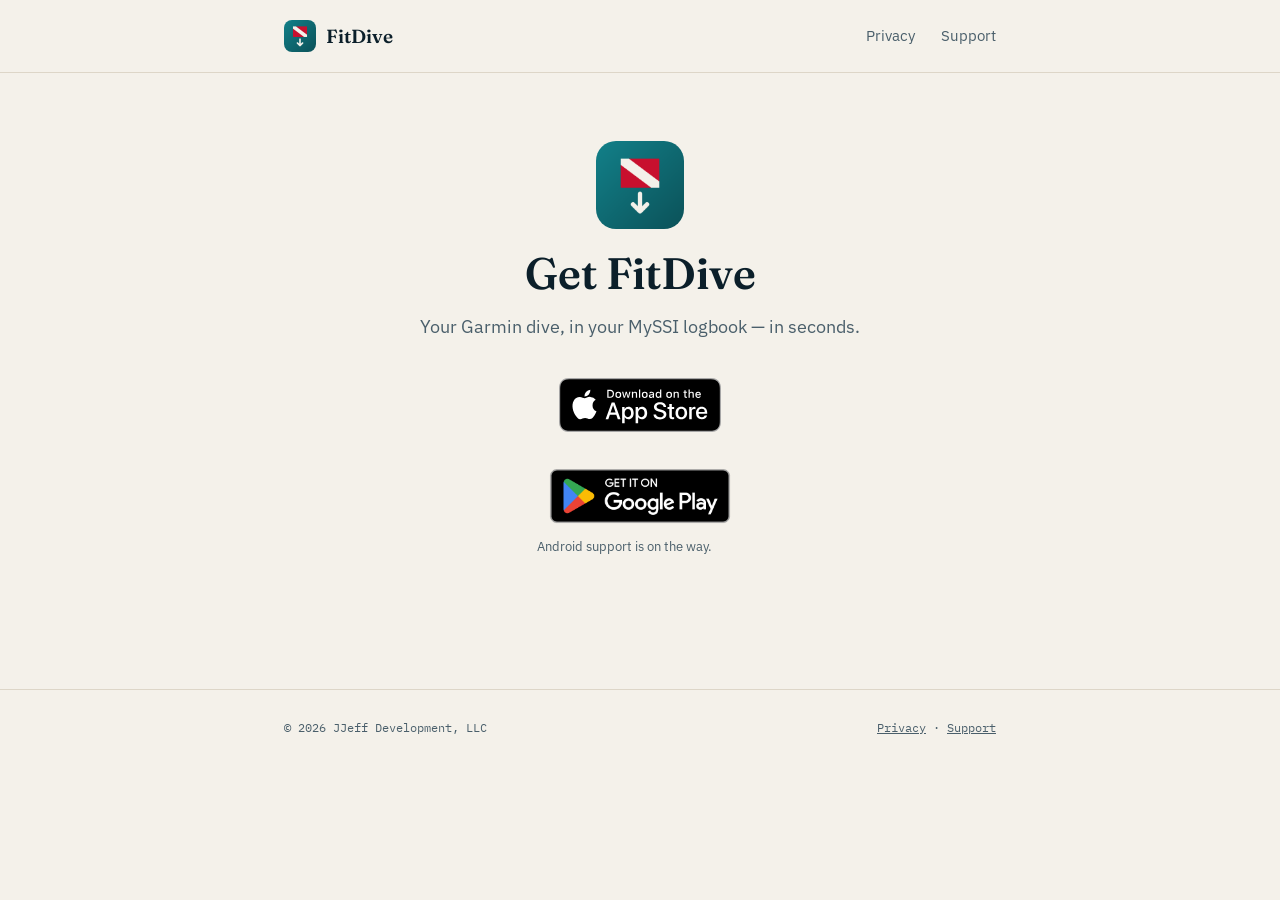
<file: get.html>
<!doctype html>
<html lang="en">
<head>
<meta charset="utf-8">
<meta name="viewport" content="width=device-width, initial-scale=1">
<title>Get FitDive — FitDive</title>
<meta name="description" content="Download FitDive for iPhone on the App Store, or Android on Google Play.">
<link rel="canonical" href="https://fitdive.app/get.html">
<meta property="og:type" content="website">
<meta property="og:site_name" content="FitDive">
<meta property="og:title" content="Get FitDive">
<meta property="og:description" content="Download FitDive for iPhone on the App Store, or Android on Google Play.">
<meta property="og:url" content="https://fitdive.app/get.html">
<meta property="og:image" content="https://fitdive.app/assets/og-image.png">
<meta name="twitter:card" content="summary_large_image">
<meta name="twitter:title" content="Get FitDive">
<meta name="twitter:image" content="https://fitdive.app/assets/og-image.png">
<link rel="icon" href="/assets/icon.png">
<link rel="stylesheet" href="https://fonts.googleapis.com/css2?family=Fraunces:opsz,wght@9..144,500;9..144,600&family=IBM+Plex+Sans:wght@400;500;600&family=IBM+Plex+Mono:wght@400;500&display=swap">
<link rel="stylesheet" href="/assets/style.css">
<style>
  .get-hero{text-align:center;padding:12px 0 8px;}
  .get-hero img.icon{width:88px;height:88px;border-radius:20px;display:block;margin:0 auto 20px;}
  .store-links{display:flex;flex-direction:column;align-items:center;gap:16px;margin:28px 0;}
  .store-links .appstore-badge img{height:54px;}
  .store-links .play-badge img{height:80px;}
  .store-note{font-size:13px;color:var(--ink-soft);margin-top:-6px;}
</style>
</head>
<body>

<header class="site">
  <div class="wrap">
    <a class="brand" href="/"><img src="/assets/icon.png" alt=""><span>FitDive</span></a>
    <nav class="site">
      <a href="/privacy.html">Privacy</a>
      <a href="/support.html">Support</a>
    </nav>
  </div>
</header>

<main>
  <div class="wrap">
    <div class="get-hero">
      <img class="icon" src="/assets/icon.png" alt="">
      <h1>Get FitDive</h1>
      <p class="lede" style="margin:0 auto;">Your Garmin dive, in your MySSI logbook — in seconds.</p>
    </div>

    <div class="store-links">
      <div>
        <a class="appstore-badge" href="https://apps.apple.com/app/id6811045891" target="_blank" rel="noopener" aria-label="Download FitDive on the App Store">
          <img src="/assets/appstore-badge-black.svg" alt="" class="badge-light">
          <img src="/assets/appstore-badge-white.svg" alt="" class="badge-dark">
        </a>
      </div>
      <div>
        <a class="play-badge" href="https://play.google.com/store/apps/details?id=app.fitdive" target="_blank" rel="noopener" aria-label="Get FitDive on Google Play">
          <img src="/assets/googleplay-badge.png" alt="">
        </a>
        <p class="store-note">Android support is on the way.</p>
      </div>
    </div>
  </div>
</main>

<footer class="site">
  <div class="wrap">
    <span>© 2026 JJeff Development, LLC</span>
    <span><a href="/privacy.html">Privacy</a> · <a href="/support.html">Support</a></span>
  </div>
</footer>

</body>
</html>
</file>
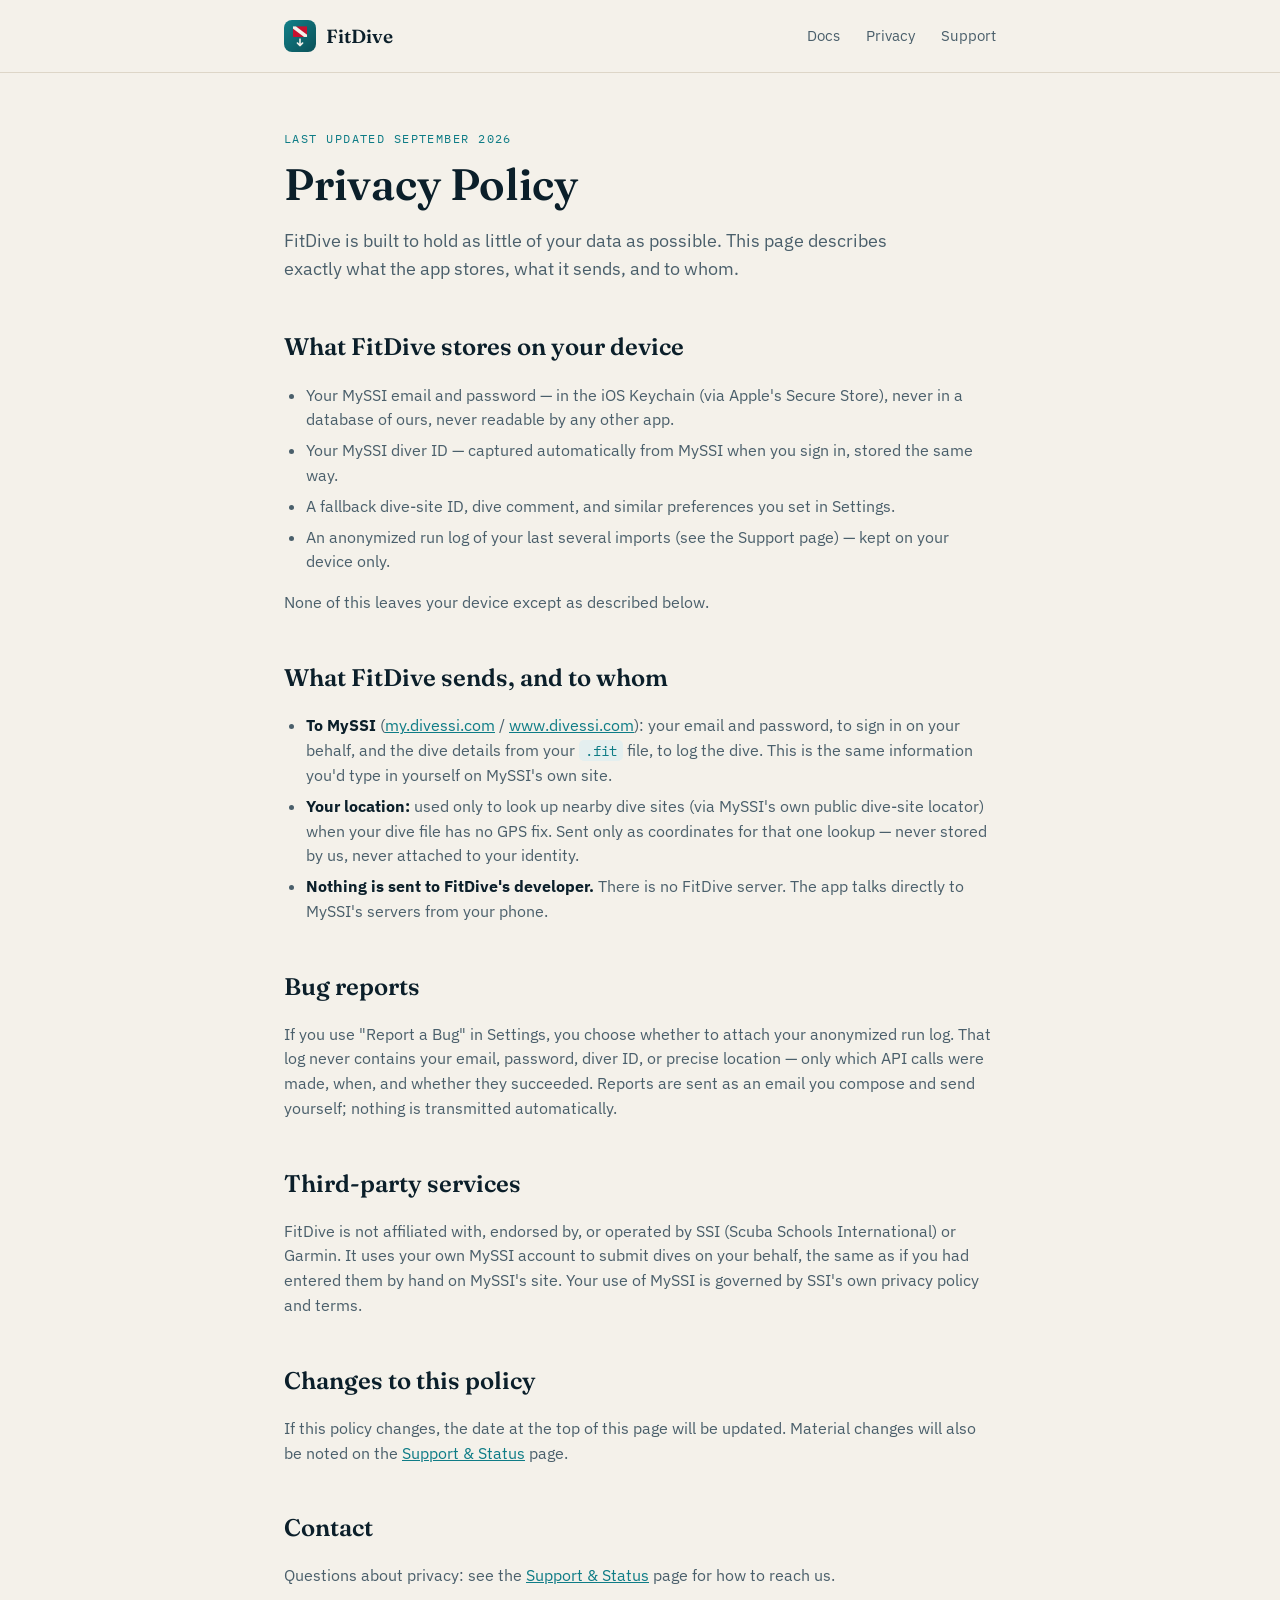
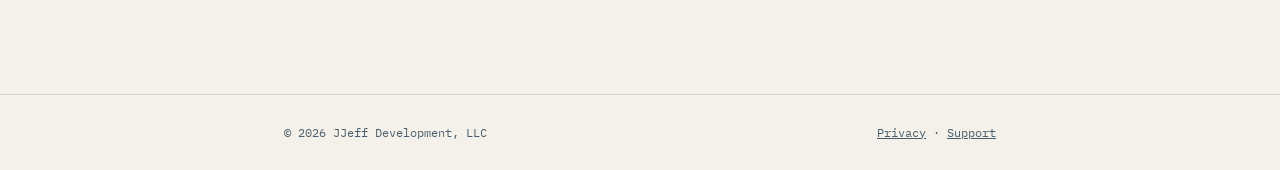
<file: privacy.html>
<!doctype html>
<html lang="en">
<head>
<meta charset="utf-8">
<meta name="viewport" content="width=device-width, initial-scale=1">
<title>Privacy Policy — FitDive</title>
<meta name="description" content="What FitDive stores, what it sends, and to whom.">
<link rel="canonical" href="https://fitdive.app/privacy.html">
<meta property="og:type" content="website">
<meta property="og:site_name" content="FitDive">
<meta property="og:title" content="Privacy Policy — FitDive">
<meta property="og:description" content="What FitDive stores, what it sends, and to whom.">
<meta property="og:url" content="https://fitdive.app/privacy.html">
<meta property="og:image" content="https://fitdive.app/assets/og-image.png">
<meta property="og:image:width" content="1200">
<meta property="og:image:height" content="630">
<meta name="twitter:card" content="summary_large_image">
<meta name="twitter:title" content="Privacy Policy — FitDive">
<meta name="twitter:image" content="https://fitdive.app/assets/og-image.png">
<link rel="icon" href="/assets/icon.png">
<link rel="stylesheet" href="https://fonts.googleapis.com/css2?family=Fraunces:opsz,wght@9..144,500;9..144,600&family=IBM+Plex+Sans:wght@400;500;600&family=IBM+Plex+Mono:wght@400;500&display=swap">
<link rel="stylesheet" href="/assets/style.css">
</head>
<body>

<header class="site">
  <div class="wrap">
    <a class="brand" href="/"><img src="/assets/icon.png" alt=""><span>FitDive</span></a>
    <nav class="site">
      <a href="/docs.html">Docs</a>
      <a href="/privacy.html">Privacy</a>
      <a href="/support.html">Support</a>
    </nav>
  </div>
</header>

<main>
  <div class="wrap">
    <p class="eyebrow">Last updated September 2026</p>
    <h1>Privacy Policy</h1>
    <p class="lede">FitDive is built to hold as little of your data as possible. This page describes exactly what the app stores, what it sends, and to whom.</p>

    <h2>What FitDive stores on your device</h2>
    <ul>
      <li>Your MySSI email and password — in the iOS Keychain (via Apple's Secure Store), never in a database of ours, never readable by any other app.</li>
      <li>Your MySSI diver ID — captured automatically from MySSI when you sign in, stored the same way.</li>
      <li>A fallback dive-site ID, dive comment, and similar preferences you set in Settings.</li>
      <li>An anonymized run log of your last several imports (see the Support page) — kept on your device only.</li>
    </ul>
    <p>None of this leaves your device except as described below.</p>

    <h2>What FitDive sends, and to whom</h2>
    <ul>
      <li><strong>To MySSI</strong> (<a href="http://my.divessi.com" target="_blank" rel="noopener">my.divessi.com</a> / <a href="http://www.divessi.com" target="_blank" rel="noopener">www.divessi.com</a>): your email and password, to sign in on your behalf, and the dive details from your <code>.fit</code> file, to log the dive. This is the same information you'd type in yourself on MySSI's own site.</li>
      <li><strong>Your location:</strong> used only to look up nearby dive sites (via MySSI's own public dive-site locator) when your dive file has no GPS fix. Sent only as coordinates for that one lookup — never stored by us, never attached to your identity.</li>
      <li><strong>Nothing is sent to FitDive's developer.</strong> There is no FitDive server. The app talks directly to MySSI's servers from your phone.</li>
    </ul>

    <h2>Bug reports</h2>
    <p>If you use "Report a Bug" in Settings, you choose whether to attach your anonymized run log. That log never contains your email, password, diver ID, or precise location — only which API calls were made, when, and whether they succeeded. Reports are sent as an email you compose and send yourself; nothing is transmitted automatically.</p>

    <h2>Third-party services</h2>
    <p>FitDive is not affiliated with, endorsed by, or operated by SSI (Scuba Schools International) or Garmin. It uses your own MySSI account to submit dives on your behalf, the same as if you had entered them by hand on MySSI's site. Your use of MySSI is governed by SSI's own privacy policy and terms.</p>

    <h2>Changes to this policy</h2>
    <p>If this policy changes, the date at the top of this page will be updated. Material changes will also be noted on the <a href="/support.html">Support &amp; Status</a> page.</p>

    <h2>Contact</h2>
    <p>Questions about privacy: see the <a href="/support.html">Support &amp; Status</a> page for how to reach us.</p>
  </div>
</main>

<footer class="site">
  <div class="wrap">
    <span>© 2026 JJeff Development, LLC</span>
    <span><a href="/privacy.html">Privacy</a> · <a href="/support.html">Support</a></span>
  </div>
</footer>

</body>
</html>
</file>
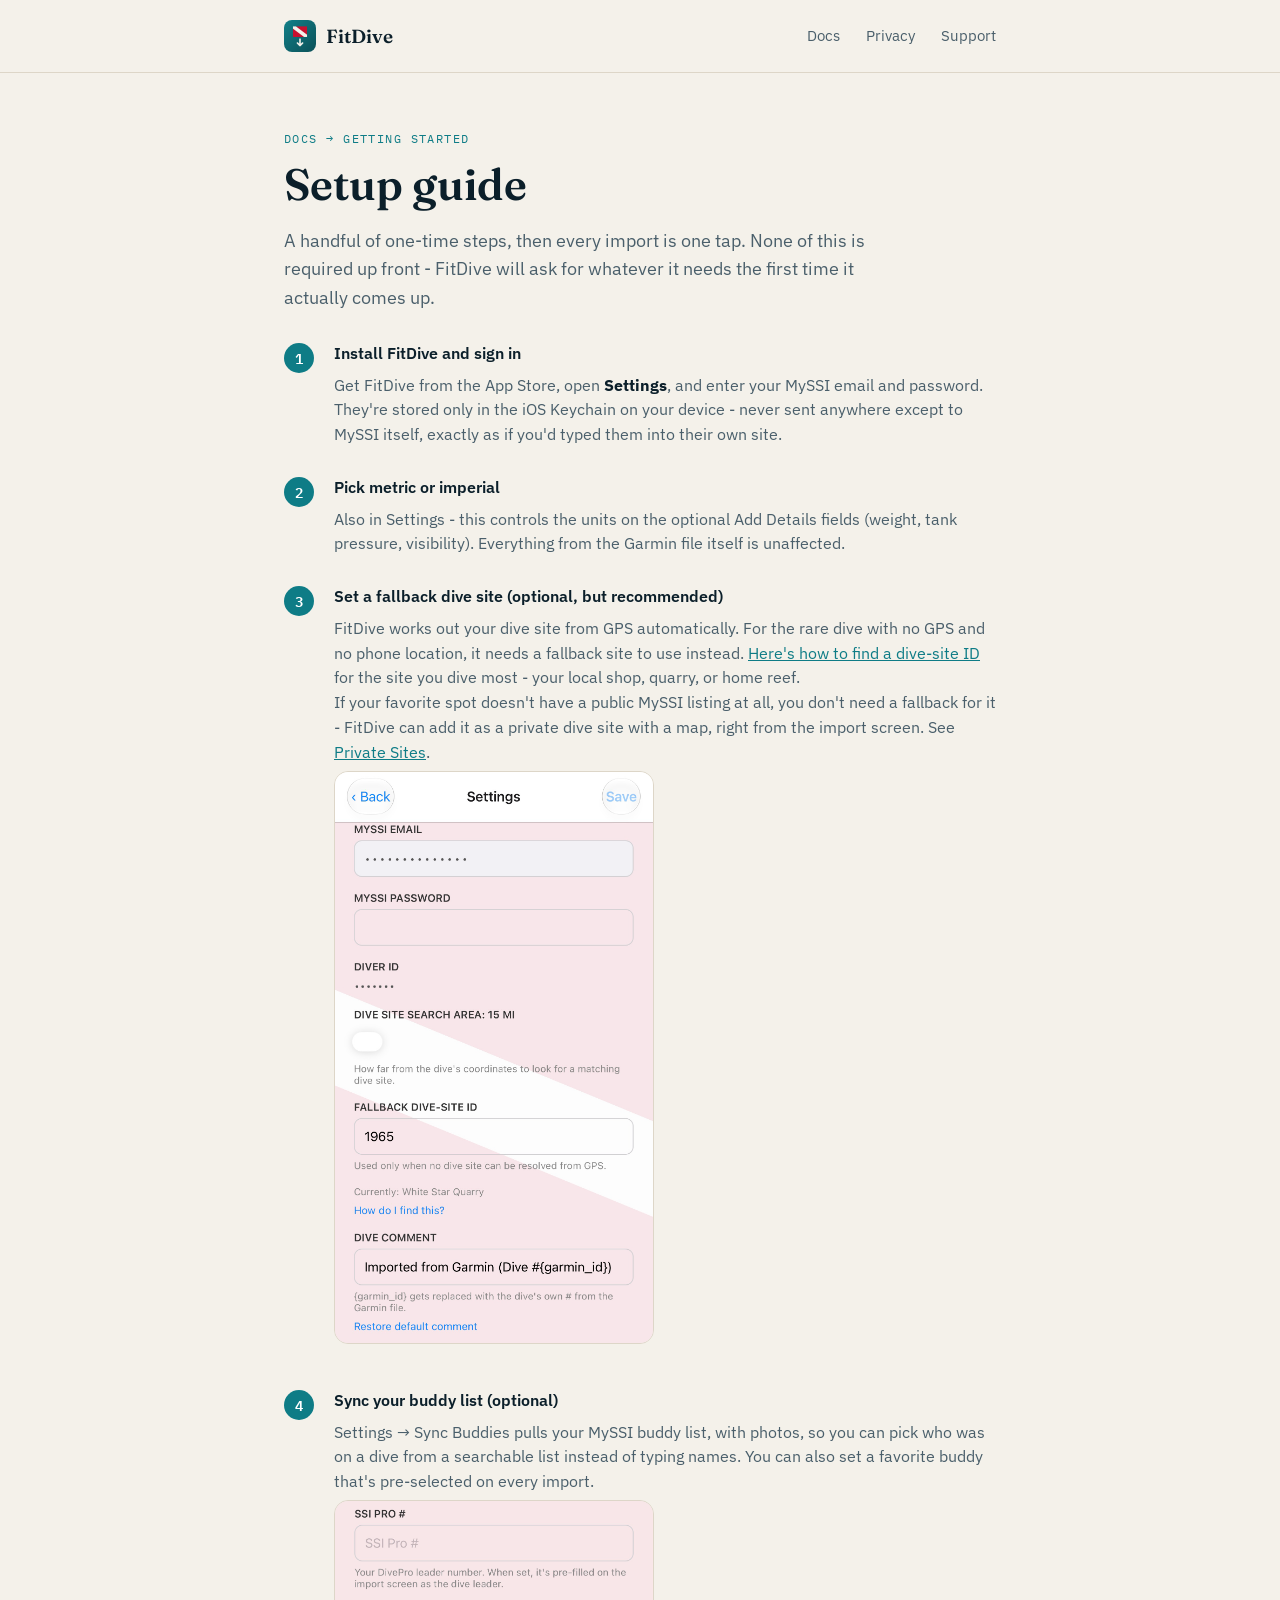
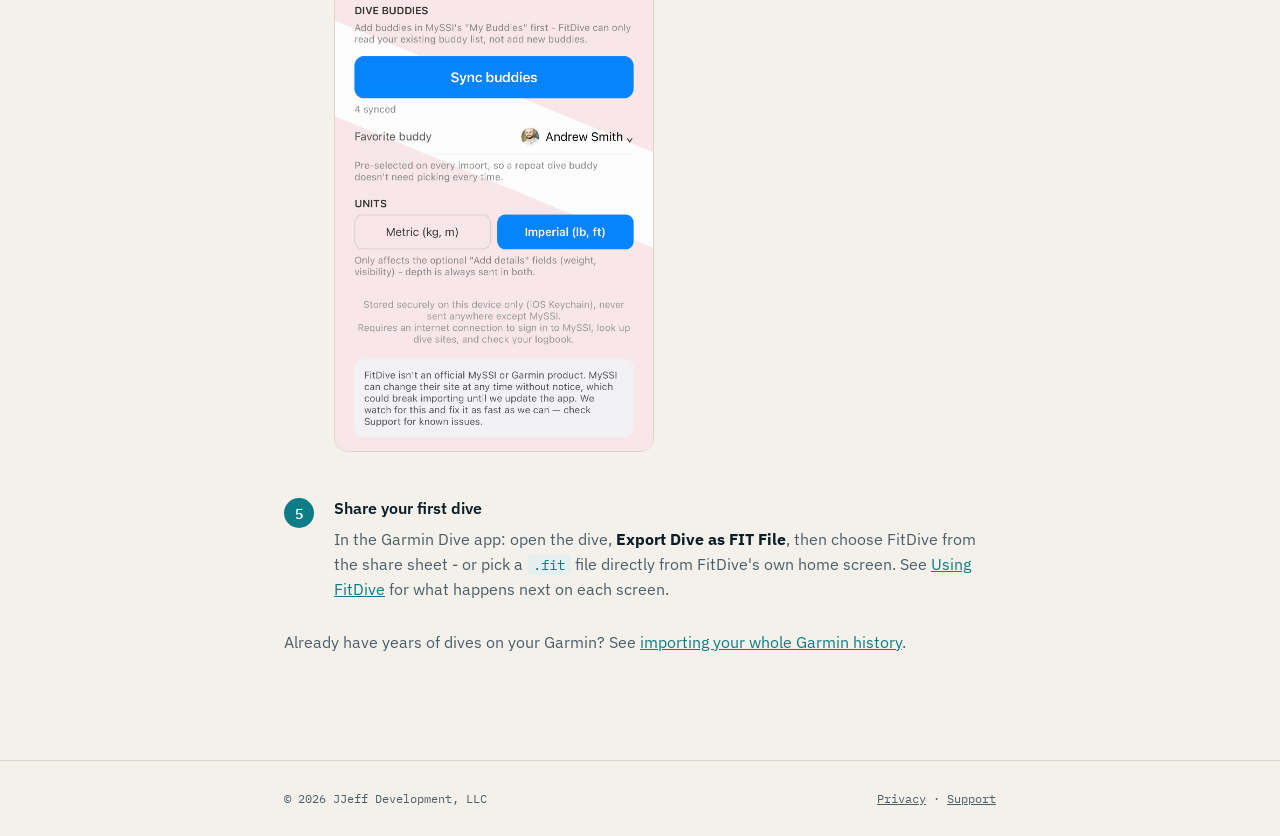
<file: setup.html>
<!doctype html>
<html lang="en">
<head>
<meta charset="utf-8">
<meta name="viewport" content="width=device-width, initial-scale=1">
<title>Setup guide — FitDive</title>
<meta name="description" content="Install FitDive, sign in with your MySSI account, and set the few one-time options before your first import.">
<link rel="canonical" href="https://fitdive.app/setup.html">
<meta property="og:type" content="website">
<meta property="og:site_name" content="FitDive">
<meta property="og:title" content="Setup guide — FitDive">
<meta property="og:description" content="Install FitDive, sign in with your MySSI account, and set the few one-time options before your first import.">
<meta property="og:url" content="https://fitdive.app/setup.html">
<meta property="og:image" content="https://fitdive.app/assets/og-image.png">
<meta property="og:image:width" content="1200">
<meta property="og:image:height" content="630">
<meta name="twitter:card" content="summary_large_image">
<meta name="twitter:title" content="Setup guide — FitDive">
<meta name="twitter:image" content="https://fitdive.app/assets/og-image.png">
<link rel="icon" href="/assets/icon.png">
<link rel="stylesheet" href="https://fonts.googleapis.com/css2?family=Fraunces:opsz,wght@9..144,500;9..144,600&family=IBM+Plex+Sans:wght@400;500;600&family=IBM+Plex+Mono:wght@400;500&display=swap">
<link rel="stylesheet" href="/assets/style.css">
<style>
  .step{display:flex;gap:20px;align-items:flex-start;margin:28px 0;}
  .step-num{flex:none;width:30px;height:30px;border-radius:50%;background:var(--teal);color:#fff;font-family:"IBM Plex Mono",monospace;font-size:14px;font-weight:600;display:flex;align-items:center;justify-content:center;margin-top:2px;}
  .step-body{flex:1;min-width:0;}
  .step-body h3{margin:0 0 6px;}
  .step-body p{margin:0;}
</style>
<script type="application/ld+json">
{
  "@context": "https://schema.org",
  "@type": "BreadcrumbList",
  "itemListElement": [
    { "@type": "ListItem", "position": 1, "name": "FitDive", "item": "https://fitdive.app/" },
    { "@type": "ListItem", "position": 2, "name": "Docs", "item": "https://fitdive.app/docs.html" },
    { "@type": "ListItem", "position": 3, "name": "Setup Guide", "item": "https://fitdive.app/setup.html" }
  ]
}
</script>
</head>
<body>

<header class="site">
  <div class="wrap">
    <a class="brand" href="/"><img src="/assets/icon.png" alt=""><span>FitDive</span></a>
    <nav class="site">
      <a href="/docs.html">Docs</a>
      <a href="/privacy.html">Privacy</a>
      <a href="/support.html">Support</a>
    </nav>
  </div>
</header>

<main>
  <div class="wrap">
    <p class="eyebrow">Docs → Getting started</p>
    <h1>Setup guide</h1>
    <p class="lede">A handful of one-time steps, then every import is one tap. None of this is required up front - FitDive will ask for whatever it needs the first time it actually comes up.</p>

    <div class="step">
      <div class="step-num">1</div>
      <div class="step-body">
        <h3>Install FitDive and sign in</h3>
        <p>Get FitDive from the App Store, open <strong>Settings</strong>, and enter your MySSI email and password. They're stored only in the iOS Keychain on your device - never sent anywhere except to MySSI itself, exactly as if you'd typed them into their own site.</p>
      </div>
    </div>

    <div class="step">
      <div class="step-num">2</div>
      <div class="step-body">
        <h3>Pick metric or imperial</h3>
        <p>Also in Settings - this controls the units on the optional Add Details fields (weight, tank pressure, visibility). Everything from the Garmin file itself is unaffected.</p>
      </div>
    </div>

    <div class="step">
      <div class="step-num">3</div>
      <div class="step-body">
        <h3>Set a fallback dive site (optional, but recommended)</h3>
        <p>FitDive works out your dive site from GPS automatically. For the rare dive with no GPS and no phone location, it needs a fallback site to use instead. <a href="/find-dive-site.html">Here's how to find a dive-site ID</a> for the site you dive most - your local shop, quarry, or home reef.</p>
        <p>If your favorite spot doesn't have a public MySSI listing at all, you don't need a fallback for it - FitDive can add it as a private dive site with a map, right from the import screen. See <a href="/using.html#private-sites">Private Sites</a>.</p>
        <div class="inline-shot">
          <img src="/assets/screenshots/setup-login-fallback.png" alt="Settings screen showing MySSI email/password, diver ID, dive site search area, and fallback dive-site ID fields">
        </div>
      </div>
    </div>

    <div class="step">
      <div class="step-num">4</div>
      <div class="step-body">
        <h3>Sync your buddy list (optional)</h3>
        <p>Settings → Sync Buddies pulls your MySSI buddy list, with photos, so you can pick who was on a dive from a searchable list instead of typing names. You can also set a favorite buddy that's pre-selected on every import.</p>
        <div class="inline-shot">
          <img src="/assets/screenshots/setup-buddies-units.png" alt="Settings screen showing SSI Pro number, buddy sync with a favorite buddy set, and the metric/imperial units toggle">
        </div>
      </div>
    </div>

    <div class="step">
      <div class="step-num">5</div>
      <div class="step-body">
        <h3>Share your first dive</h3>
        <p>In the Garmin Dive app: open the dive, <strong>Export Dive as FIT File</strong>, then choose FitDive from the share sheet - or pick a <code>.fit</code> file directly from FitDive's own home screen. See <a href="/using.html">Using FitDive</a> for what happens next on each screen.</p>
      </div>
    </div>

    <p>Already have years of dives on your Garmin? See <a href="/garmin-import.html">importing your whole Garmin history</a>.</p>
  </div>
</main>

<footer class="site">
  <div class="wrap">
    <span>© 2026 JJeff Development, LLC</span>
    <span><a href="/privacy.html">Privacy</a> · <a href="/support.html">Support</a></span>
  </div>
</footer>

</body>
</html>
</file>
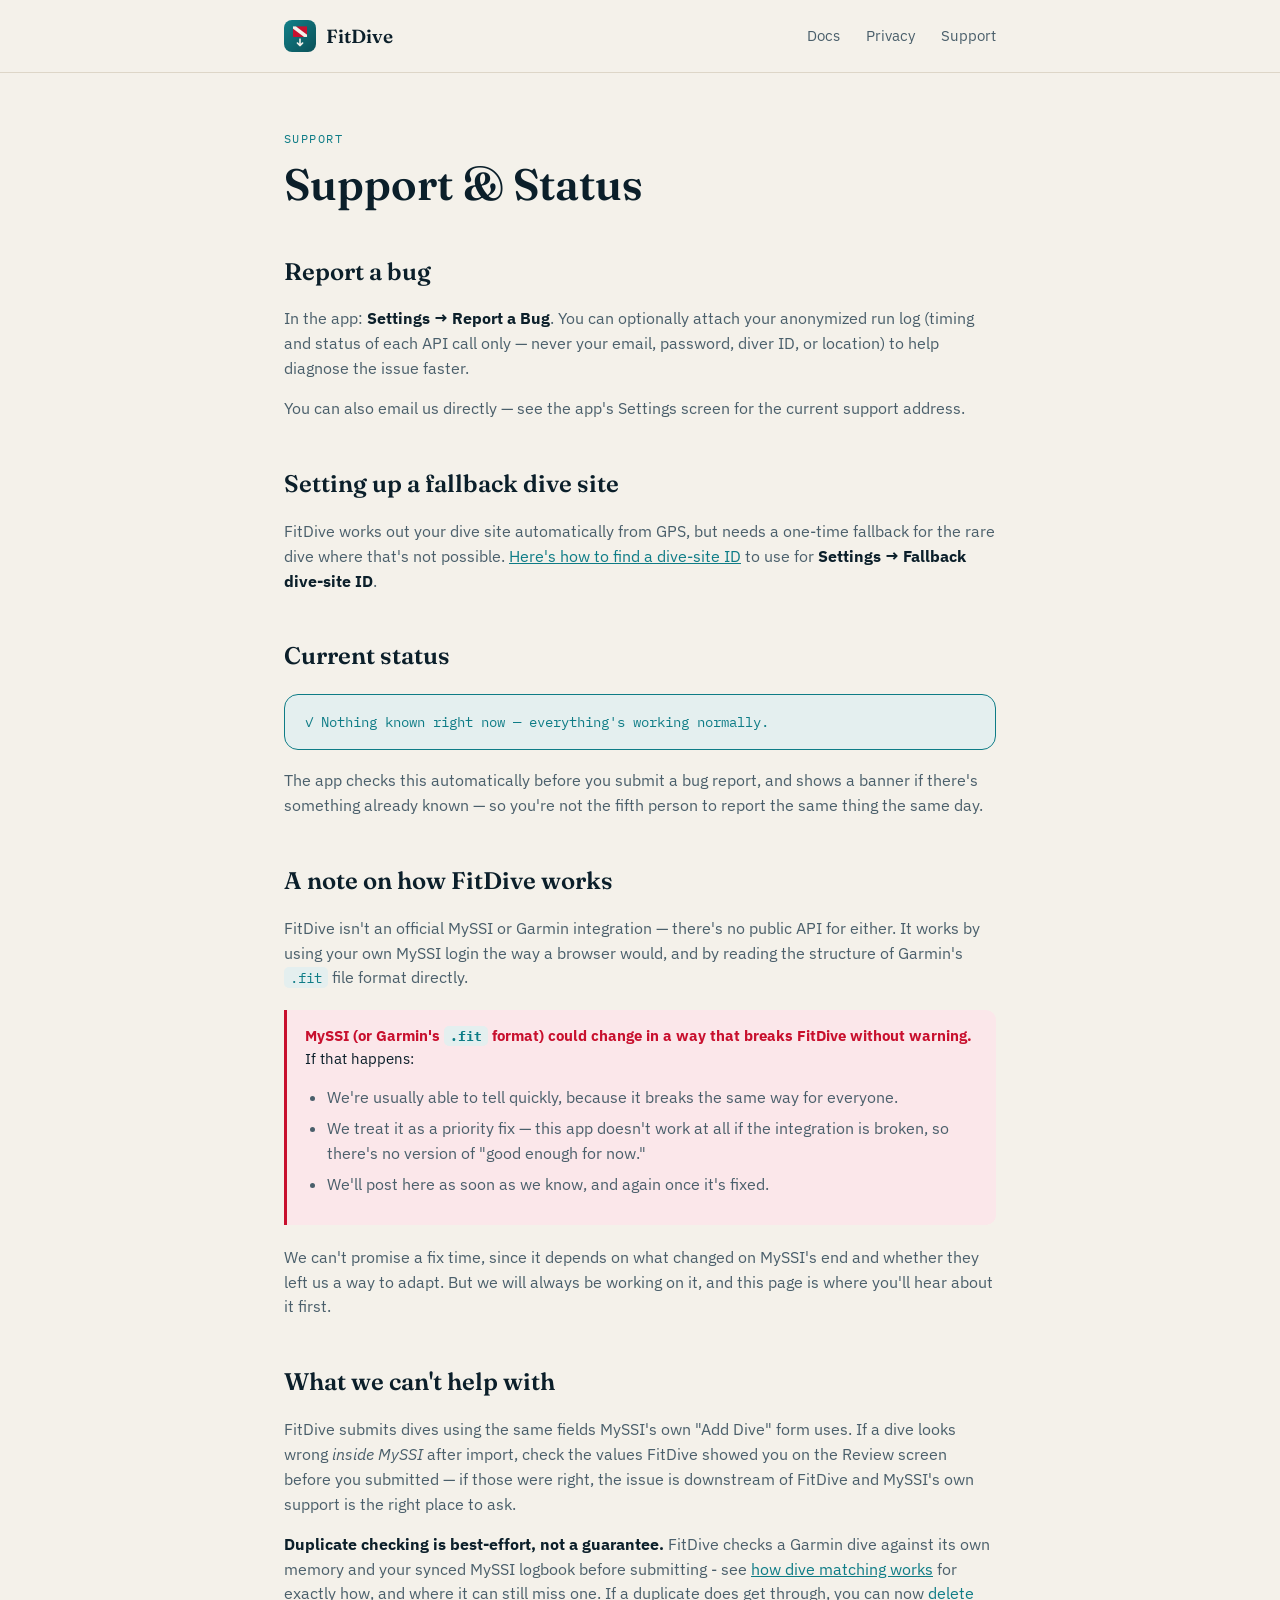
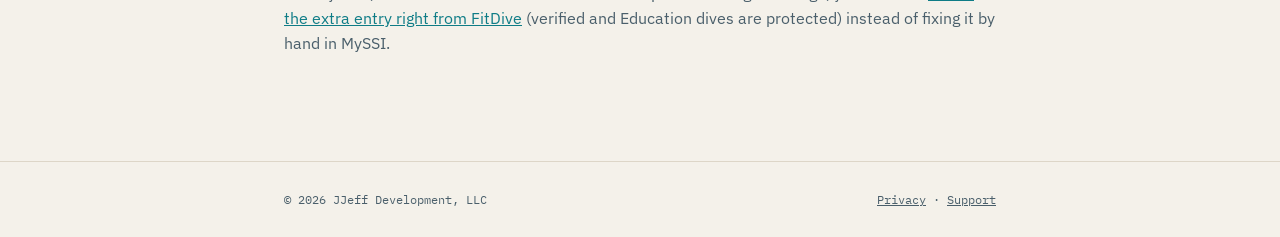
<file: support.html>
<!doctype html>
<html lang="en">
<head>
<meta charset="utf-8">
<meta name="viewport" content="width=device-width, initial-scale=1">
<title>Support &amp; Status — FitDive</title>
<meta name="description" content="Report a bug, check known issues, and read how FitDive holds up if MySSI changes something on their end.">
<link rel="canonical" href="https://fitdive.app/support.html">
<meta property="og:type" content="website">
<meta property="og:site_name" content="FitDive">
<meta property="og:title" content="Support &amp; Status — FitDive">
<meta property="og:description" content="Report a bug, check known issues, and read how FitDive holds up if MySSI changes something on their end.">
<meta property="og:url" content="https://fitdive.app/support.html">
<meta property="og:image" content="https://fitdive.app/assets/og-image.png">
<meta property="og:image:width" content="1200">
<meta property="og:image:height" content="630">
<meta name="twitter:card" content="summary_large_image">
<meta name="twitter:title" content="Support &amp; Status — FitDive">
<meta name="twitter:image" content="https://fitdive.app/assets/og-image.png">
<link rel="icon" href="/assets/icon.png">
<link rel="stylesheet" href="https://fonts.googleapis.com/css2?family=Fraunces:opsz,wght@9..144,500;9..144,600&family=IBM+Plex+Sans:wght@400;500;600&family=IBM+Plex+Mono:wght@400;500&display=swap">
<link rel="stylesheet" href="/assets/style.css">
</head>
<body>

<header class="site">
  <div class="wrap">
    <a class="brand" href="/"><img src="/assets/icon.png" alt=""><span>FitDive</span></a>
    <nav class="site">
      <a href="/docs.html">Docs</a>
      <a href="/privacy.html">Privacy</a>
      <a href="/support.html">Support</a>
    </nav>
  </div>
</header>

<main>
  <div class="wrap">
    <p class="eyebrow">Support</p>
    <h1>Support &amp; Status</h1>

    <h2>Report a bug</h2>
    <p>In the app: <strong>Settings → Report a Bug</strong>. You can optionally attach your anonymized run log (timing and status of each API call only — never your email, password, diver ID, or location) to help diagnose the issue faster.</p>
    <p>You can also email us directly — see the app's Settings screen for the current support address.</p>

    <h2>Setting up a fallback dive site</h2>
    <p>FitDive works out your dive site automatically from GPS, but needs a one-time fallback for the rare dive where that's not possible. <a href="/find-dive-site.html">Here's how to find a dive-site ID</a> to use for <strong>Settings → Fallback dive-site ID</strong>.</p>

    <h2>Current status</h2>
    <div id="status-card" class="card status-card">
      <p class="status-line">Checking…</p>
    </div>
    <p>The app checks this automatically before you submit a bug report, and shows a banner if there's something already known — so you're not the fifth person to report the same thing the same day.</p>

    <h2>A note on how FitDive works</h2>
    <p>FitDive isn't an official MySSI or Garmin integration — there's no public API for either. It works by using your own MySSI login the way a browser would, and by reading the structure of Garmin's <code>.fit</code> file format directly.</p>

    <div class="note warn">
      <b>MySSI (or Garmin's <code>.fit</code> format) could change in a way that breaks FitDive without warning.</b> If that happens:
      <ul>
        <li>We're usually able to tell quickly, because it breaks the same way for everyone.</li>
        <li>We treat it as a priority fix — this app doesn't work at all if the integration is broken, so there's no version of "good enough for now."</li>
        <li>We'll post here as soon as we know, and again once it's fixed.</li>
      </ul>
    </div>

    <p>We can't promise a fix time, since it depends on what changed on MySSI's end and whether they left us a way to adapt. But we will always be working on it, and this page is where you'll hear about it first.</p>

    <h2>What we can't help with</h2>
    <p>FitDive submits dives using the same fields MySSI's own "Add Dive" form uses. If a dive looks wrong <em>inside MySSI</em> after import, check the values FitDive showed you on the Review screen before you submitted — if those were right, the issue is downstream of FitDive and MySSI's own support is the right place to ask.</p>
    <p><strong>Duplicate checking is best-effort, not a guarantee.</strong> FitDive checks a Garmin dive against its own memory and your synced MySSI logbook before submitting - see <a href="/dive-matching.html">how dive matching works</a> for exactly how, and where it can still miss one. If a duplicate does get through, you can now <a href="/using.html">delete the extra entry right from FitDive</a> (verified and Education dives are protected) instead of fixing it by hand in MySSI.</p>
  </div>
</main>

<footer class="site">
  <div class="wrap">
    <span>© 2026 JJeff Development, LLC</span>
    <span><a href="/privacy.html">Privacy</a> · <a href="/support.html">Support</a></span>
  </div>
</footer>

<script>
(function () {
  var el = document.querySelector("#status-card .status-line");
  var card = document.getElementById("status-card");
  fetch("/status.txt", { cache: "no-store" })
    .then(function (r) { return r.ok ? r.text() : Promise.reject(); })
    .then(function (text) {
      var line = text.trim();
      if (!line || line.toLowerCase() === "ok") {
        card.classList.add("status-ok");
        el.textContent = "✓ Nothing known right now — everything's working normally.";
      } else {
        card.classList.add("status-warn");
        el.textContent = line;
      }
    })
    .catch(function () {
      el.textContent = "Status unavailable right now.";
    });
})();
</script>

</body>
</html>
</file>
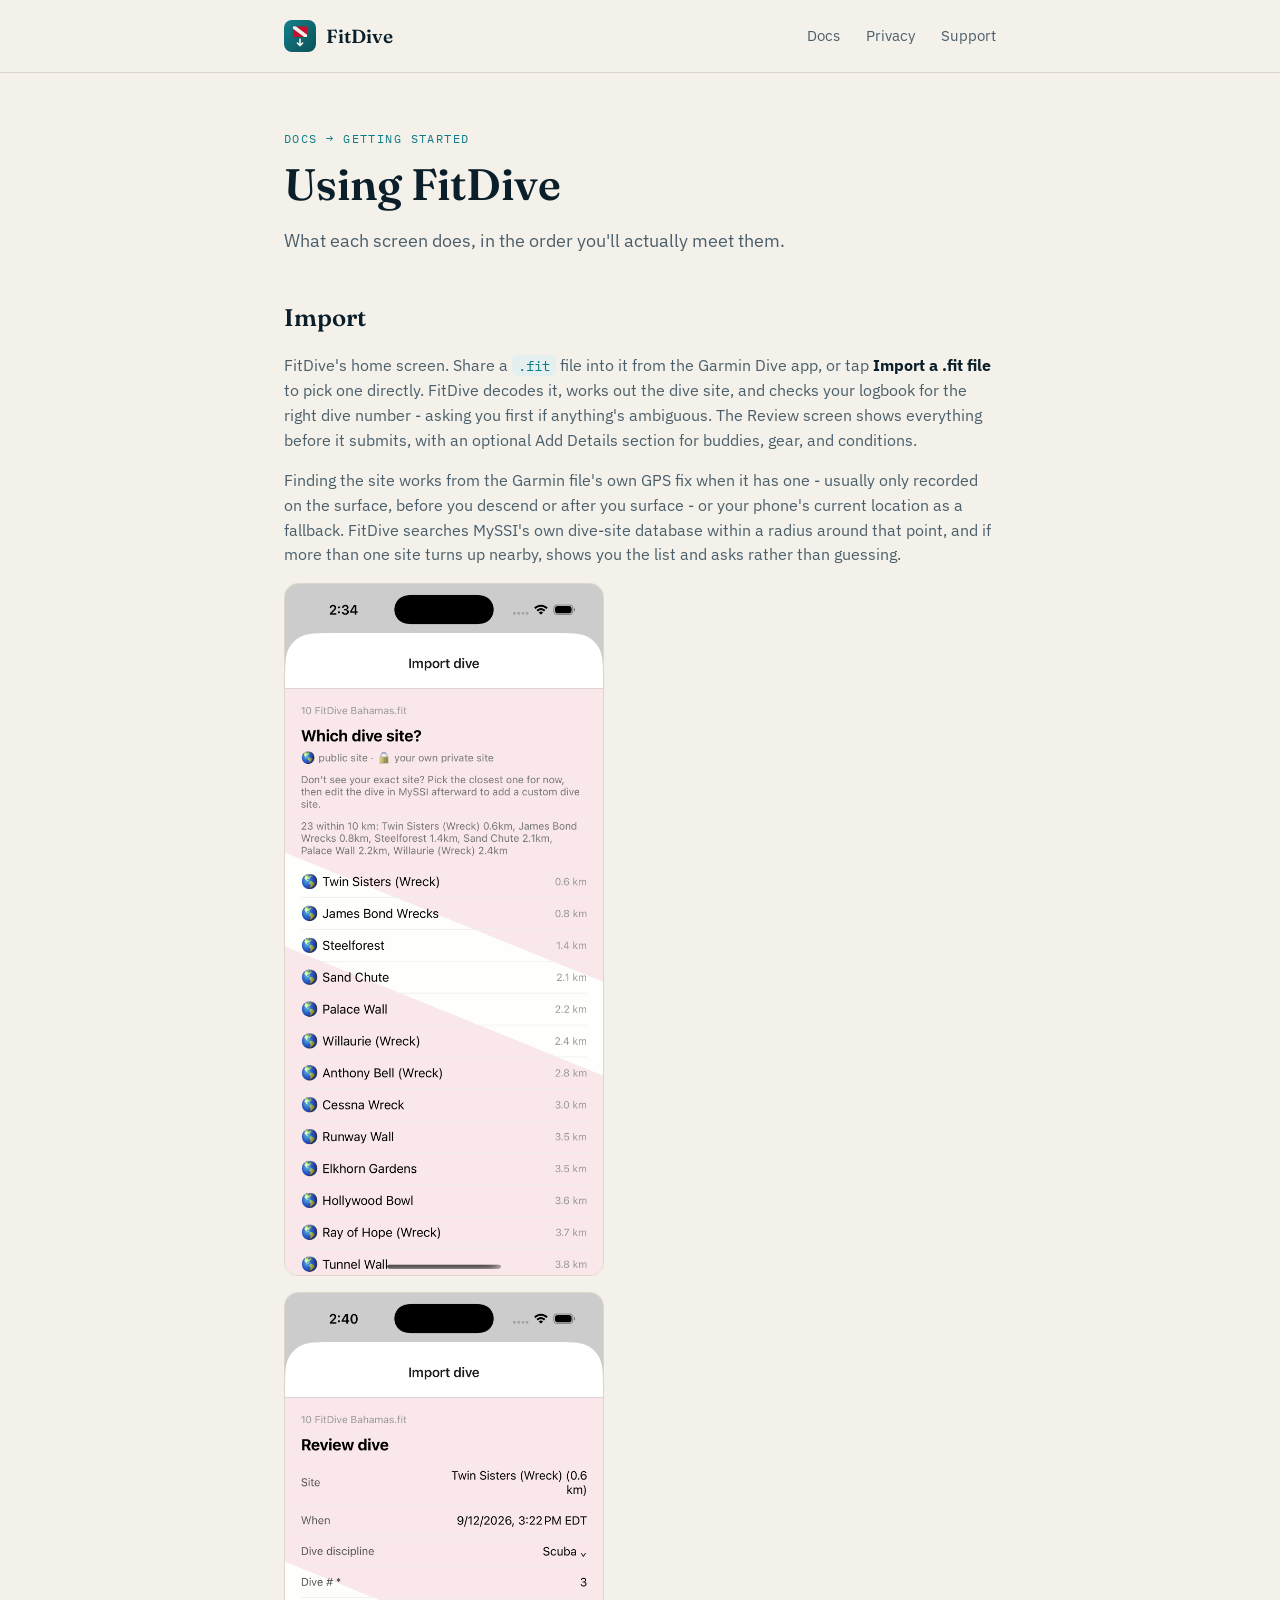
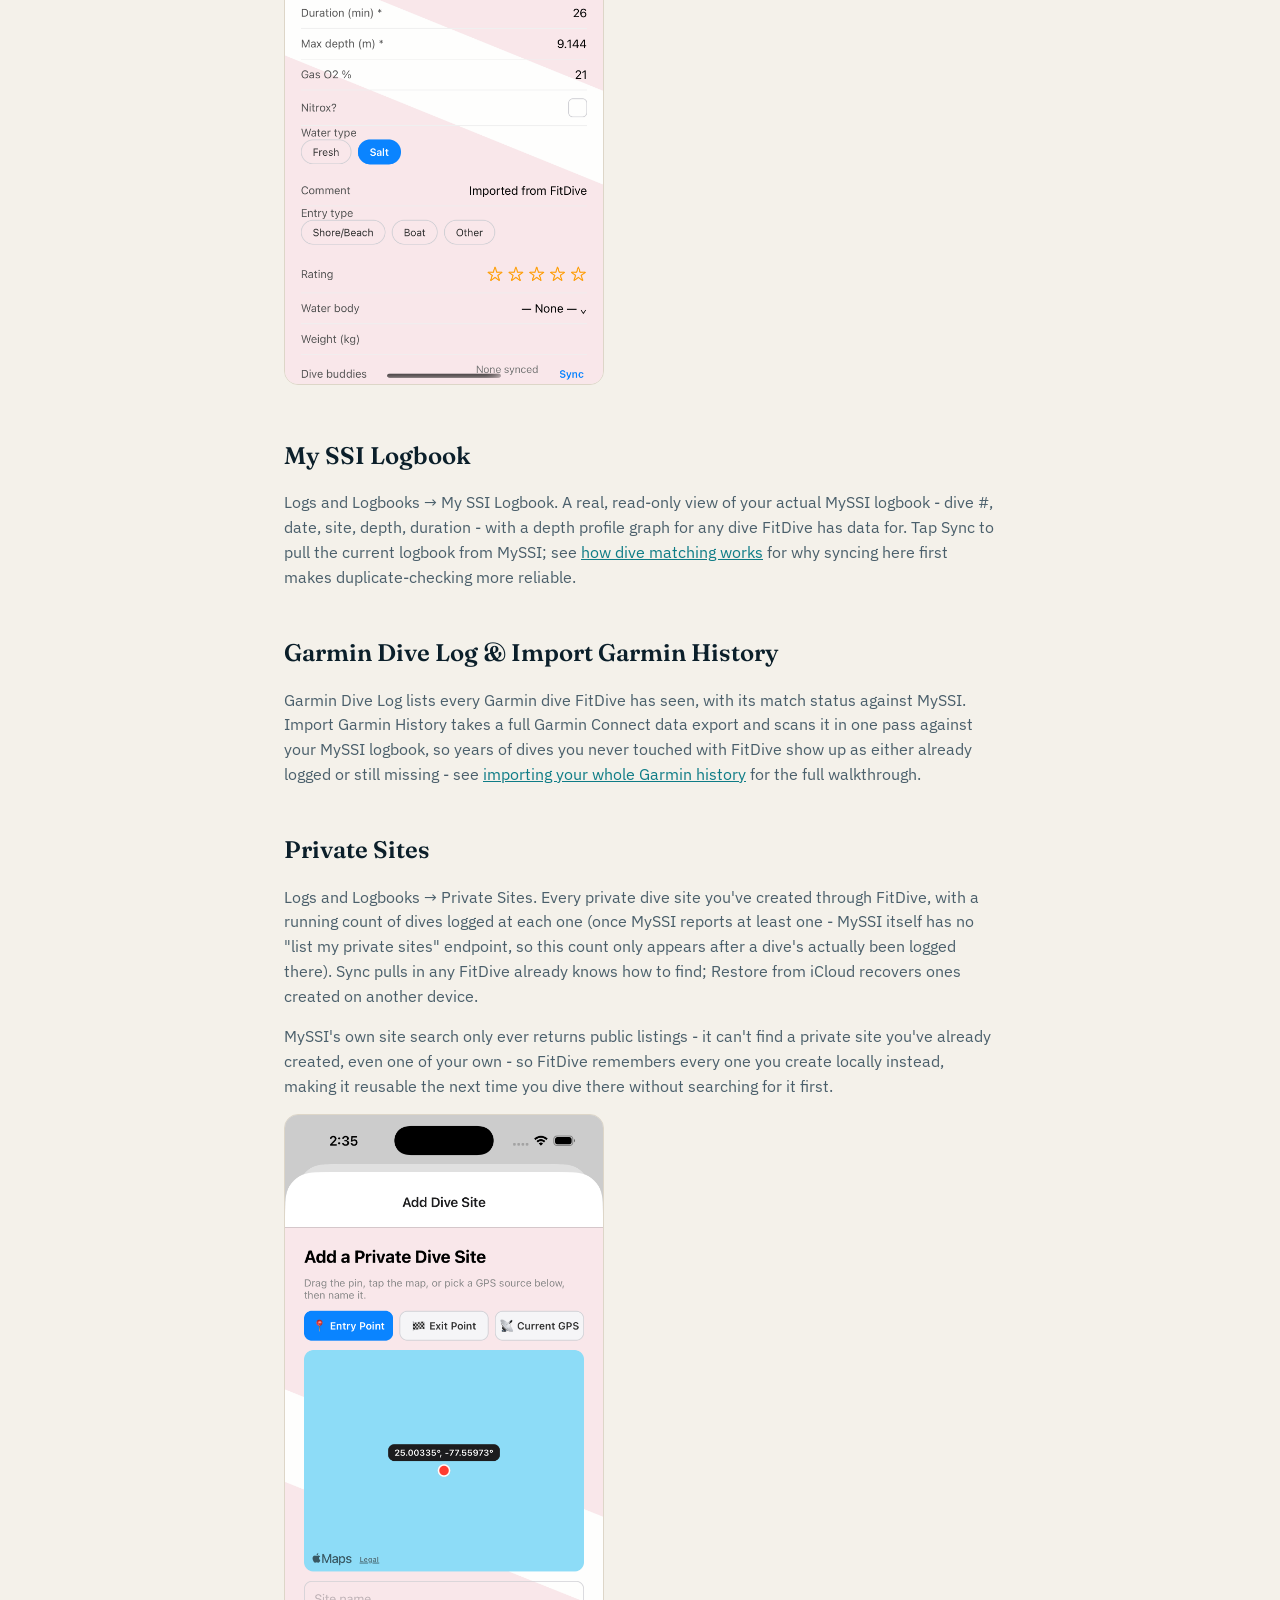
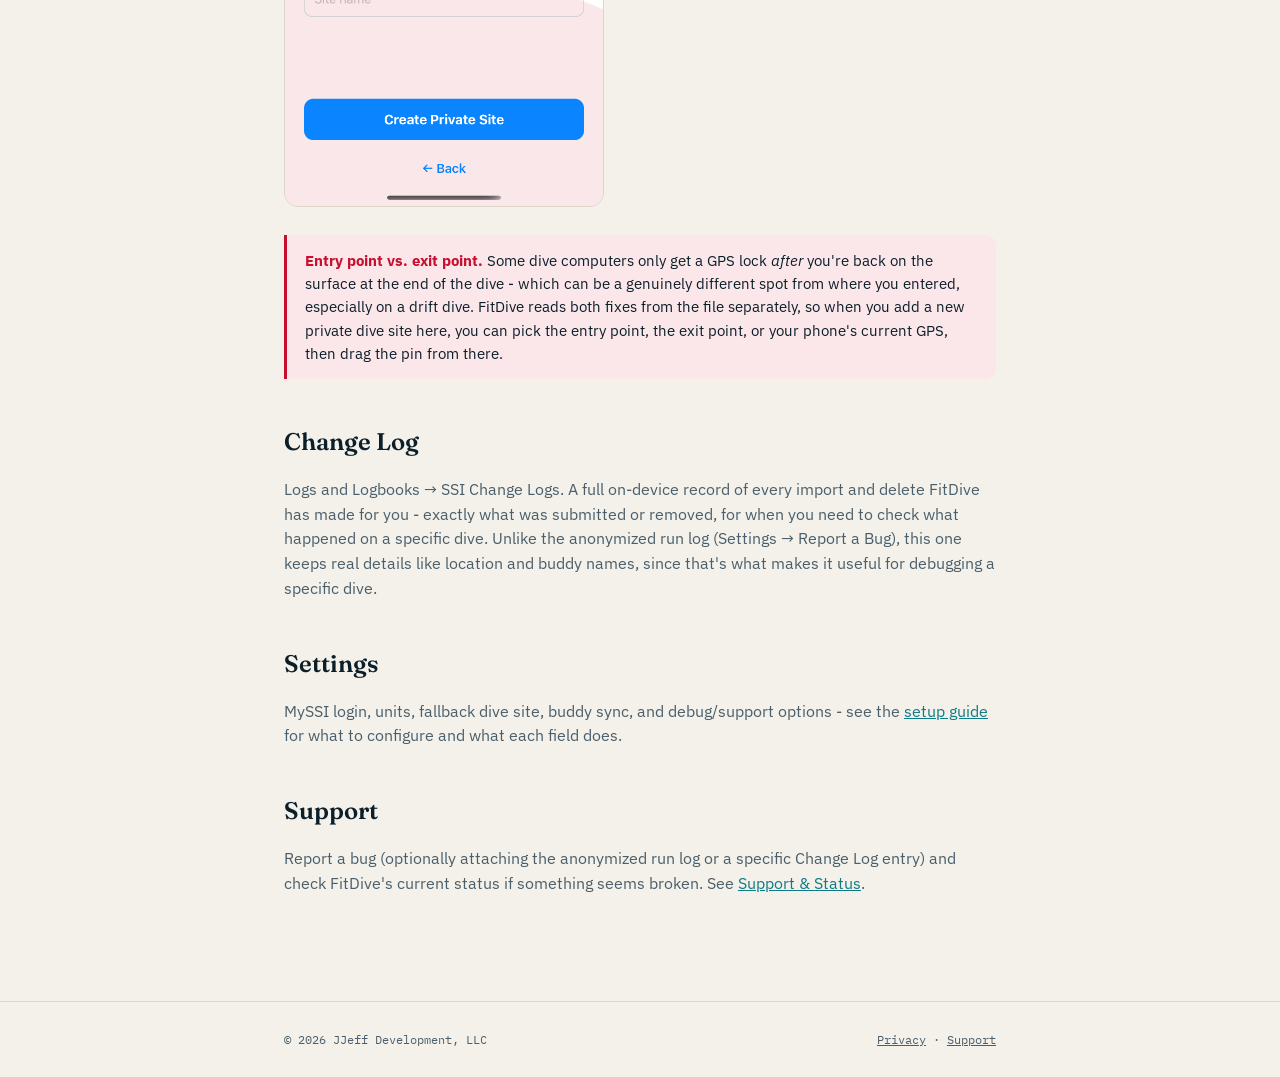
<file: using.html>
<!doctype html>
<html lang="en">
<head>
<meta charset="utf-8">
<meta name="viewport" content="width=device-width, initial-scale=1">
<title>App Guide — FitDive</title>
<meta name="description" content="A tour of every FitDive screen - importing a dive, My SSI Logbook, Garmin history import, Private Sites, the Change Log, and Settings.">
<link rel="canonical" href="https://fitdive.app/using.html">
<meta property="og:type" content="website">
<meta property="og:site_name" content="FitDive">
<meta property="og:title" content="App Guide — FitDive">
<meta property="og:description" content="A tour of every FitDive screen - importing a dive, My SSI Logbook, Garmin history import, Private Sites, the Change Log, and Settings.">
<meta property="og:url" content="https://fitdive.app/using.html">
<meta property="og:image" content="https://fitdive.app/assets/og-image.png">
<meta property="og:image:width" content="1200">
<meta property="og:image:height" content="630">
<meta name="twitter:card" content="summary_large_image">
<meta name="twitter:title" content="App Guide — FitDive">
<meta name="twitter:image" content="https://fitdive.app/assets/og-image.png">
<link rel="icon" href="/assets/icon.png">
<link rel="stylesheet" href="https://fonts.googleapis.com/css2?family=Fraunces:opsz,wght@9..144,500;9..144,600&family=IBM+Plex+Sans:wght@400;500;600&family=IBM+Plex+Mono:wght@400;500&display=swap">
<link rel="stylesheet" href="/assets/style.css">
<script type="application/ld+json">
{
  "@context": "https://schema.org",
  "@type": "BreadcrumbList",
  "itemListElement": [
    { "@type": "ListItem", "position": 1, "name": "FitDive", "item": "https://fitdive.app/" },
    { "@type": "ListItem", "position": 2, "name": "Docs", "item": "https://fitdive.app/docs.html" },
    { "@type": "ListItem", "position": 3, "name": "Using FitDive", "item": "https://fitdive.app/using.html" }
  ]
}
</script>
</head>
<body>

<header class="site">
  <div class="wrap">
    <a class="brand" href="/"><img src="/assets/icon.png" alt=""><span>FitDive</span></a>
    <nav class="site">
      <a href="/docs.html">Docs</a>
      <a href="/privacy.html">Privacy</a>
      <a href="/support.html">Support</a>
    </nav>
  </div>
</header>

<main>
  <div class="wrap">
    <p class="eyebrow">Docs → Getting started</p>
    <h1>Using FitDive</h1>
    <p class="lede">What each screen does, in the order you'll actually meet them.</p>

    <h2>Import</h2>
    <p>FitDive's home screen. Share a <code>.fit</code> file into it from the Garmin Dive app, or tap <strong>Import a .fit file</strong> to pick one directly. FitDive decodes it, works out the dive site, and checks your logbook for the right dive number - asking you first if anything's ambiguous. The Review screen shows everything before it submits, with an optional Add Details section for buddies, gear, and conditions.</p>
    <p>Finding the site works from the Garmin file's own GPS fix when it has one - usually only recorded on the surface, before you descend or after you surface - or your phone's current location as a fallback. FitDive searches MySSI's own dive-site database within a radius around that point, and if more than one site turns up nearby, shows you the list and asks rather than guessing.</p>

    <div class="inline-shot">
      <img src="/assets/screenshots/site-picker.png" alt="FitDive's site picker, listing nearby MySSI dive sites by distance with public/private markers">
    </div>

    <div class="inline-shot">
      <img src="/assets/screenshots/review-dive.png" alt="FitDive's Review screen, showing a decoded Garmin dive's site, time, discipline, dive number, duration, depth, and gas before submitting">
    </div>

    <h2>My SSI Logbook</h2>
    <p>Logs and Logbooks → My SSI Logbook. A real, read-only view of your actual MySSI logbook - dive #, date, site, depth, duration - with a depth profile graph for any dive FitDive has data for. Tap Sync to pull the current logbook from MySSI; see <a href="/dive-matching.html">how dive matching works</a> for why syncing here first makes duplicate-checking more reliable.</p>

    <h2>Garmin Dive Log &amp; Import Garmin History</h2>
    <p>Garmin Dive Log lists every Garmin dive FitDive has seen, with its match status against MySSI. Import Garmin History takes a full Garmin Connect data export and scans it in one pass against your MySSI logbook, so years of dives you never touched with FitDive show up as either already logged or still missing - see <a href="/garmin-import.html">importing your whole Garmin history</a> for the full walkthrough.</p>

    <h2 id="private-sites">Private Sites</h2>
    <p>Logs and Logbooks → Private Sites. Every private dive site you've created through FitDive, with a running count of dives logged at each one (once MySSI reports at least one - MySSI itself has no "list my private sites" endpoint, so this count only appears after a dive's actually been logged there). Sync pulls in any FitDive already knows how to find; Restore from iCloud recovers ones created on another device.</p>
    <p>MySSI's own site search only ever returns public listings - it can't find a private site you've already created, even one of your own - so FitDive remembers every one you create locally instead, making it reusable the next time you dive there without searching for it first.</p>

    <div class="inline-shot">
      <img src="/assets/screenshots/add-private-site.png" alt="Adding a private dive site, with Entry Point, Exit Point, and Current GPS source chips above the map">
    </div>

    <div class="note warn">
      <b>Entry point vs. exit point.</b> Some dive computers only get a GPS lock <em>after</em> you're back on the surface at the end of the dive - which can be a genuinely different spot from where you entered, especially on a drift dive. FitDive reads both fixes from the file separately, so when you add a new private dive site here, you can pick the entry point, the exit point, or your phone's current GPS, then drag the pin from there.
    </div>

    <h2>Change Log</h2>
    <p>Logs and Logbooks → SSI Change Logs. A full on-device record of every import and delete FitDive has made for you - exactly what was submitted or removed, for when you need to check what happened on a specific dive. Unlike the anonymized run log (Settings → Report a Bug), this one keeps real details like location and buddy names, since that's what makes it useful for debugging a specific dive.</p>

    <h2>Settings</h2>
    <p>MySSI login, units, fallback dive site, buddy sync, and debug/support options - see the <a href="/setup.html">setup guide</a> for what to configure and what each field does.</p>

    <h2>Support</h2>
    <p>Report a bug (optionally attaching the anonymized run log or a specific Change Log entry) and check FitDive's current status if something seems broken. See <a href="/support.html">Support &amp; Status</a>.</p>
  </div>
</main>

<footer class="site">
  <div class="wrap">
    <span>© 2026 JJeff Development, LLC</span>
    <span><a href="/privacy.html">Privacy</a> · <a href="/support.html">Support</a></span>
  </div>
</footer>

</body>
</html>
</file>
<file: assets/style.css>
:root{
  --ink:#0B1F2A;
  --ink-soft:#4A5F6B;
  --paper:#F4F1EA;
  --paper-raised:#FFFFFF;
  --line:#DDD6C8;
  --teal:#0E7C86;
  --teal-soft:#E4EFEF;
  --gold:#9A6B12;
  --gold-soft:#F3E7CE;
  --flag-red:#C8102E;
  --flag-red-soft:#FBE7EA;
}
@media (prefers-color-scheme: dark){
  :root{
    --ink:#EDEFEF; --ink-soft:#A9B7BD; --paper:#0F1A1E; --paper-raised:#16242A;
    --line:#26363C; --teal:#4FC2CC; --teal-soft:#132B2D;
    --gold:#E0B255; --gold-soft:#2E2513; --flag-red:#E85B6E; --flag-red-soft:#2E1418;
  }
}
*{box-sizing:border-box;}
html{scroll-behavior:smooth;}
body{
  margin:0;
  background:var(--paper);
  color:var(--ink);
  font-family:"IBM Plex Sans",system-ui,sans-serif;
  line-height:1.6;
}
img{max-width:100%;}
.wrap{max-width:760px;margin:0 auto;padding:0 24px;}

header.site{border-bottom:1px solid var(--line);padding:20px 0;}
header.site .wrap{display:flex;align-items:center;justify-content:space-between;}
.brand{display:flex;align-items:center;gap:10px;text-decoration:none;color:var(--ink);}
.brand img{width:32px;height:32px;border-radius:8px;display:block;}
.brand span{font-family:"Fraunces",Georgia,serif;font-weight:600;font-size:19px;}
nav.site a{color:var(--ink-soft);text-decoration:none;font-size:14.5px;margin-left:22px;}
nav.site a:hover{color:var(--teal);}

main{padding:56px 0 90px;}
.eyebrow{font-family:"IBM Plex Mono",monospace;font-size:12px;letter-spacing:.12em;text-transform:uppercase;color:var(--teal);margin:0 0 12px;}
h1{font-family:"Fraunces",Georgia,serif;font-weight:600;font-size:clamp(30px,5vw,44px);margin:0 0 16px;text-wrap:balance;line-height:1.1;}
h2{font-family:"Fraunces",Georgia,serif;font-weight:600;font-size:24px;margin:44px 0 14px;}
h3{font-size:16px;font-weight:600;margin:22px 0 8px;}
p{color:var(--ink);}
main p, main li{color:var(--ink-soft);font-size:15.5px;}
main strong{color:var(--ink);}
.lede{font-size:18px;color:var(--ink-soft);max-width:56ch;}
a{color:var(--teal);}
ul,ol{padding-left:22px;}
li{margin-bottom:6px;}

.demo-video{margin:32px 0 8px;display:flex;justify-content:center;}
.demo-video-frame{width:100%;max-width:300px;border-radius:18px;overflow:hidden;border:1px solid var(--line);background:var(--paper-raised);box-shadow:0 12px 32px -16px rgba(11,31,42,.35);}
.demo-video-frame video{display:block;width:100%;}

.shots{
  display:flex;gap:16px;overflow-x:auto;margin:28px -24px 0;padding:4px 24px 14px;
  scroll-snap-type:x mandatory;-webkit-overflow-scrolling:touch;
  scrollbar-width:thin;scrollbar-color:var(--line) transparent;
}
.shots::-webkit-scrollbar{height:8px;}
.shots::-webkit-scrollbar-track{background:transparent;}
.shots::-webkit-scrollbar-thumb{background:var(--line);border-radius:999px;}
.shots::-webkit-scrollbar-thumb:hover{background:var(--ink-soft);}
.shots .shot{flex:0 0 auto;scroll-snap-align:start;}
.shots .shot img{width:135px;}

.shot{border:none;background:none;padding:0;cursor:zoom-in;display:block;}
.shot img{display:block;height:auto;border-radius:12px;border:1px solid var(--line);background:var(--paper-raised);}

.inline-shot{margin:6px auto 8px;}
.inline-shot img{width:100%;max-width:320px;border-radius:14px;border:1px solid var(--line);}

.lightbox{position:fixed;inset:0;background:rgba(11,31,42,.88);display:flex;align-items:center;justify-content:center;padding:32px;z-index:100;cursor:zoom-out;}
.lightbox[hidden]{display:none;}
.lightbox img{max-width:100%;max-height:100%;border-radius:14px;box-shadow:0 20px 60px -20px rgba(0,0,0,.6);}
.lightbox-close{position:fixed;top:20px;right:24px;background:none;border:none;color:#fff;font-size:32px;line-height:1;cursor:pointer;padding:8px;}

.pill-row{display:flex;flex-wrap:wrap;gap:10px;margin:20px 0 8px;}
.pill{font-family:"IBM Plex Mono",monospace;font-size:12px;background:var(--teal-soft);color:var(--teal);padding:6px 12px;border-radius:999px;}

h2 .version-tag{display:inline-block;vertical-align:middle;margin-left:10px;font-family:"IBM Plex Mono",monospace;font-size:12px;font-weight:400;letter-spacing:.04em;background:var(--teal-soft);color:var(--teal);padding:3px 10px;border-radius:999px;}

.card{background:var(--paper-raised);border:1px solid var(--line);border-radius:14px;padding:22px 24px;margin:18px 0;}
.card h3{margin-top:0;}
.card p:last-child{margin-bottom:0;}

.coming-soon-grid{display:grid;grid-template-columns:1fr 1fr;gap:16px;margin:20px 0;}
.coming-soon-card{background:var(--gold-soft);border:1px solid var(--gold);border-radius:16px;padding:22px 24px;}
.coming-soon-label{font-family:"IBM Plex Mono",monospace;font-size:11.5px;letter-spacing:.12em;text-transform:uppercase;color:var(--gold);margin:0 0 8px;}
.coming-soon-card h3{font-family:"Fraunces",Georgia,serif;font-weight:600;font-size:22px;margin:0 0 8px;color:var(--ink);}
.coming-soon-card p:last-child{margin:0;font-size:15px;}
@media (max-width:600px){.coming-soon-grid{grid-template-columns:1fr;}}

.status-card{padding:16px 20px;}
.status-line{margin:0;font-family:"IBM Plex Mono",monospace;font-size:14px;color:var(--ink-soft);}
.status-card.status-ok{border-color:var(--teal);background:var(--teal-soft);}
.status-card.status-ok .status-line{color:var(--teal);}
.status-card.status-warn{border-color:var(--flag-red);background:var(--flag-red-soft);}
.status-card.status-warn .status-line{color:var(--flag-red);}

.price{font-family:"Fraunces",Georgia,serif;font-weight:600;font-size:34px;color:var(--ink);}
.price span{font-family:"IBM Plex Sans",sans-serif;font-size:15px;color:var(--ink-soft);font-weight:400;}

.cta-row{display:flex;gap:14px;flex-wrap:wrap;margin:28px 0;}
.btn{display:inline-block;background:var(--teal);color:#fff;text-decoration:none;font-weight:600;font-size:15px;padding:13px 22px;border-radius:10px;}
.btn.secondary{background:transparent;color:var(--teal);border:1px solid var(--teal);}
.appstore-badge{display:inline-flex;align-items:center;}
.appstore-badge img{height:48px;width:auto;display:block;}
.appstore-badge .badge-dark{display:none;}
@media (prefers-color-scheme: dark){
  .appstore-badge .badge-light{display:none;}
  .appstore-badge .badge-dark{display:block;}
}

.note{border-left:3px solid var(--gold);background:var(--gold-soft);border-radius:0 10px 10px 0;padding:14px 18px;font-size:14.5px;margin:20px 0;}
.note b{color:var(--gold);}
.note.warn{border-left-color:var(--flag-red);background:var(--flag-red-soft);}
.note.warn b{color:var(--flag-red);}

code{font-family:"IBM Plex Mono",monospace;font-size:.92em;background:var(--teal-soft);color:var(--teal);padding:1px 6px;border-radius:5px;}

footer.site{border-top:1px solid var(--line);padding:28px 0;font-family:"IBM Plex Mono",monospace;font-size:12px;color:var(--ink-soft);}
footer.site .wrap{display:flex;justify-content:space-between;flex-wrap:wrap;gap:10px;}
footer.site a{color:var(--ink-soft);}

.doc-list{display:flex;flex-direction:column;gap:12px;margin:16px 0 8px;}
.doc-card{display:block;background:var(--paper-raised);border:1px solid var(--line);border-radius:14px;padding:18px 20px;text-decoration:none;}
.doc-card:hover{border-color:var(--teal);}
.doc-card h3{margin:0 0 4px;color:var(--ink);font-family:"Fraunces",Georgia,serif;font-weight:600;font-size:18px;}
.doc-card p{margin:0;font-size:14px;}

.shot-placeholder{border:1px dashed var(--line);border-radius:12px;padding:36px 20px;text-align:center;color:var(--ink-soft);font-size:13px;font-family:"IBM Plex Mono",monospace;background:var(--paper-raised);margin:20px 0;}
</file>
